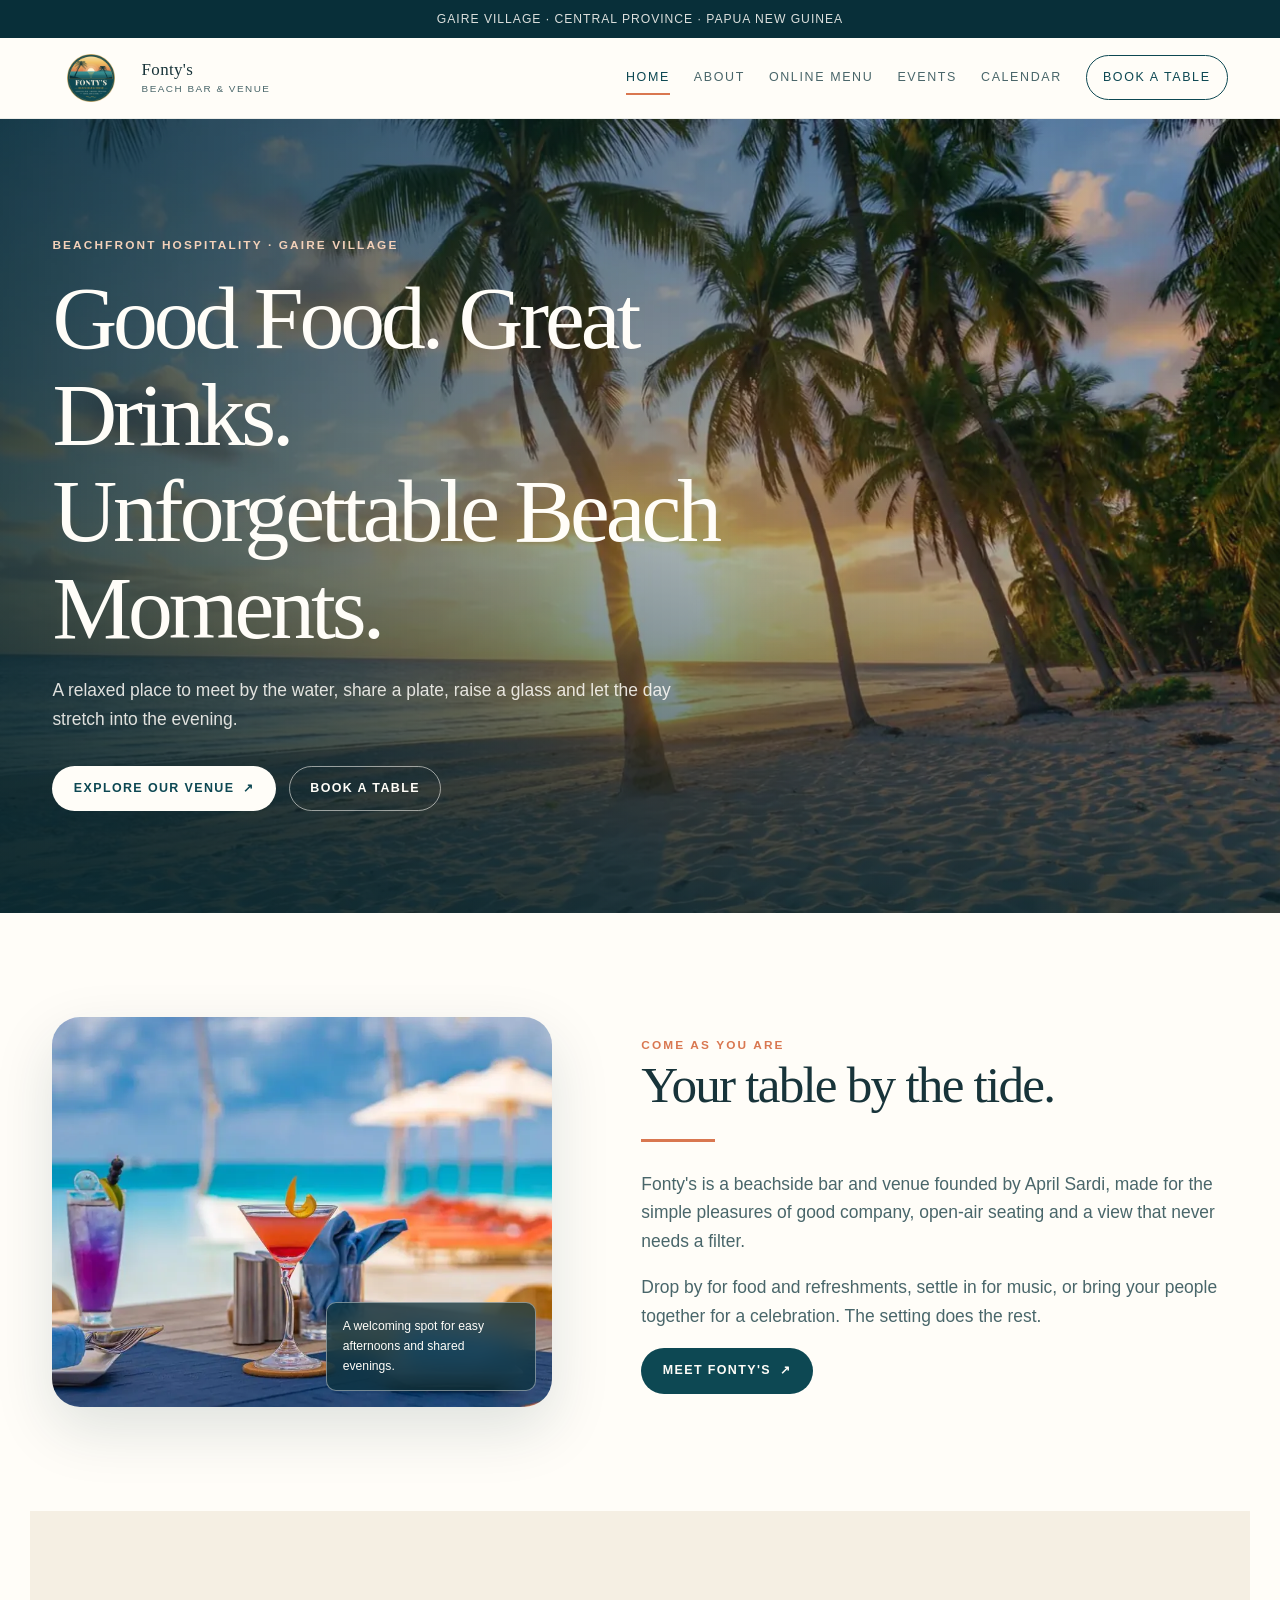
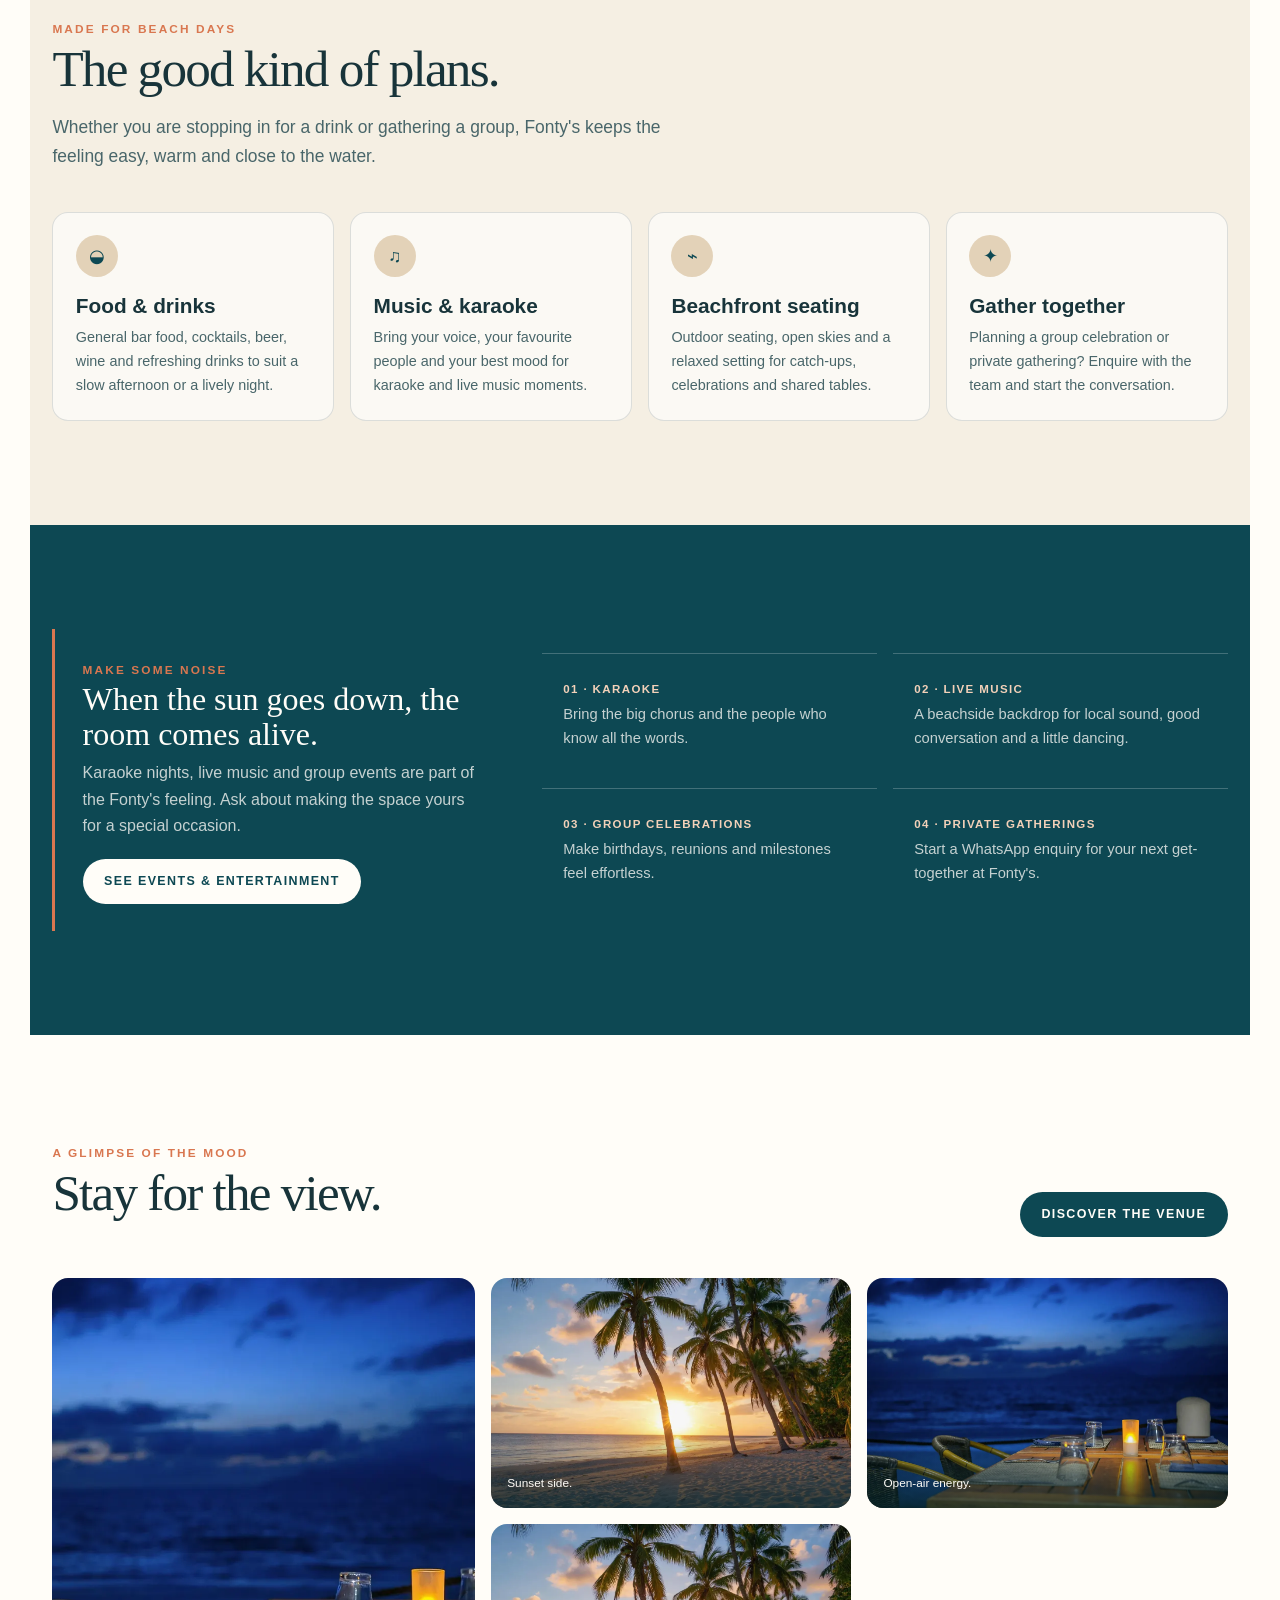
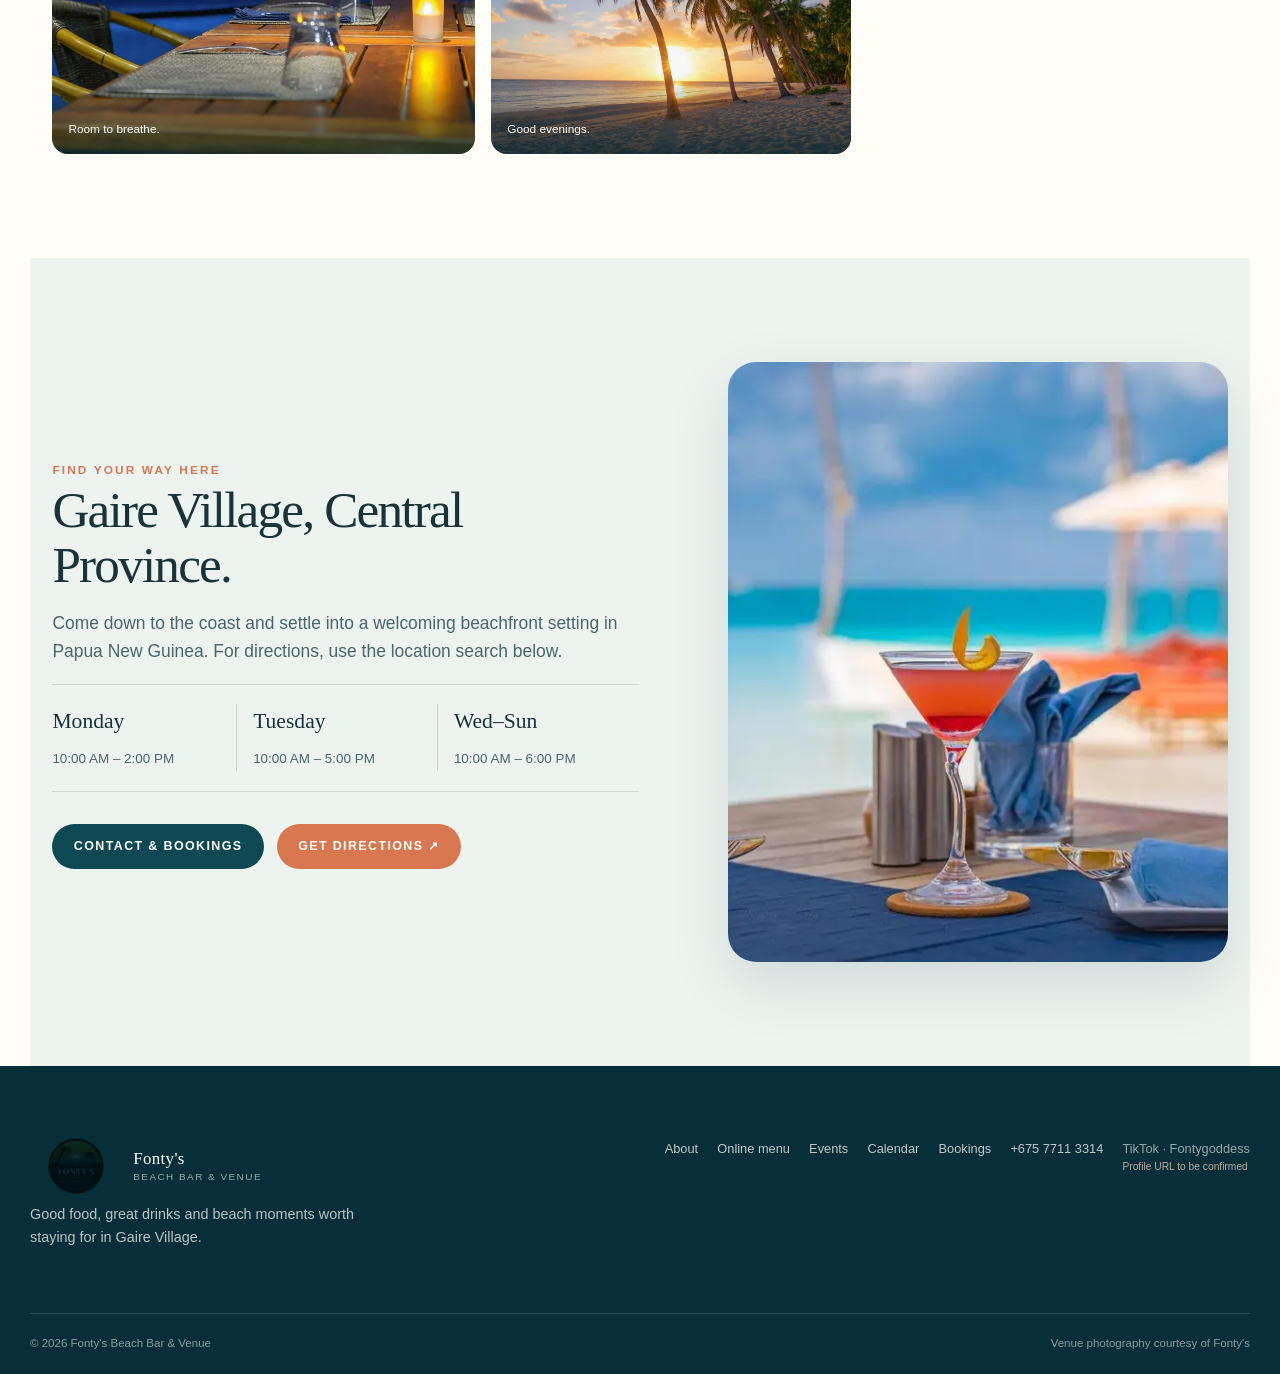
<file: index.html>
<!doctype html>
<html lang="en">
<head>
  <meta charset="utf-8">
  <meta name="viewport" content="width=device-width, initial-scale=1">
  <link rel="icon" href="favicon.ico" sizes="any">
  <link rel="icon" type="image/png" sizes="32x32" href="assets/favicon-32x32.png">
  <link rel="apple-touch-icon" sizes="180x180" href="assets/apple-touch-icon.png">
  <title>Fonty's Beach Bar & Venue | Gaire Village</title>
  <meta name="description" content="Fonty's Beach Bar & Venue is a welcoming beachfront destination in Gaire Village, Central Province, Papua New Guinea, for good food, drinks, music and beach moments.">
  <link rel="stylesheet" href="style.css">
</head>
<body data-page="home">
  <div class="site-banner">Gaire Village · Central Province · Papua New Guinea</div>
  <header class="site-header">
    <nav class="nav-wrap" aria-label="Primary navigation">
      <a class="brand" href="index.html" aria-label="Fonty's Beach Bar & Venue home">
        <img class="brand-logo" src="assets/fontys-logo.webp" alt="Fonty's Beach Bar & Venue logo">
        <span class="brand-copy"><span class="brand-name">Fonty's</span><span class="brand-kicker">Beach Bar & Venue</span></span>
      </a>
      <button class="nav-toggle" type="button" aria-expanded="false" aria-label="Open navigation">☰</button>
      <div class="nav-links"><a href="index.html" data-nav="home">Home</a><a href="about.html" data-nav="about">About</a><a href="online-menu.html" data-nav="online-menu">Online menu</a><a href="events.html" data-nav="events">Events</a><a href="calendar.html" data-nav="calendar">Calendar</a><a class="nav-cta" href="contact.html" data-nav="contact">Book a table</a></div>
    </nav>
  </header>

  <main>
    <section class="hero">
      <img class="hero-image" src="assets/venue/beach-view-3.webp" alt="Tropical beach with palm trees at golden sunset" fetchpriority="high">
      <div class="hero-content">
        <div class="hero-copy">
          <span class="eyebrow">Beachfront hospitality · Gaire Village</span>
          <h1>Good Food. Great Drinks. Unforgettable Beach Moments.</h1>
          <p class="lede">A relaxed place to meet by the water, share a plate, raise a glass and let the day stretch into the evening.</p>
          <div class="hero-actions">
            <a class="button button--light" href="about.html">Explore our venue <span aria-hidden="true">↗</span></a>
            <a class="button button--outline" href="contact.html#reserve">Book a table</a>
          </div>
        </div>
      </div>
    </section>

    <section class="section-shell">
      <div class="split">
        <div class="image-frame">
          <img src="assets/venue/bar-view-3.webp" alt="Open-air beach restaurant with palm trees and ocean view" loading="lazy" decoding="async">
          <div class="image-note">A welcoming spot for easy afternoons and shared evenings.</div>
        </div>
        <div>
          <span class="eyebrow">Come as you are</span>
          <h2>Your table by the tide.</h2>
          <div class="mark-line"></div>
          <p class="lede">Fonty's is a beachside bar and venue founded by April Sardi, made for the simple pleasures of good company, open-air seating and a view that never needs a filter.</p>
          <p class="lede">Drop by for food and refreshments, settle in for music, or bring your people together for a celebration. The setting does the rest.</p>
          <a class="button button--ocean" href="about.html">Meet Fonty's <span aria-hidden="true">↗</span></a>
        </div>
      </div>
    </section>

    <section class="section-shell section-shell--sand">
      <div class="section-heading">
        <div>
          <span class="eyebrow">Made for beach days</span>
          <h2>The good kind of plans.</h2>
          <p class="lede">Whether you are stopping in for a drink or gathering a group, Fonty's keeps the feeling easy, warm and close to the water.</p>
        </div>
      </div>
      <div class="feature-grid">
        <article class="feature-card"><div class="feature-icon" aria-hidden="true">◒</div><h3>Food & drinks</h3><p>General bar food, cocktails, beer, wine and refreshing drinks to suit a slow afternoon or a lively night.</p></article>
        <article class="feature-card"><div class="feature-icon" aria-hidden="true">♫</div><h3>Music & karaoke</h3><p>Bring your voice, your favourite people and your best mood for karaoke and live music moments.</p></article>
        <article class="feature-card"><div class="feature-icon" aria-hidden="true">⌁</div><h3>Beachfront seating</h3><p>Outdoor seating, open skies and a relaxed setting for catch-ups, celebrations and shared tables.</p></article>
        <article class="feature-card"><div class="feature-icon" aria-hidden="true">✦</div><h3>Gather together</h3><p>Planning a group celebration or private gathering? Enquire with the team and start the conversation.</p></article>
      </div>
    </section>

    <section class="section-shell section-shell--ocean">
      <div class="event-band">
        <div class="event-band__aside">
          <span class="eyebrow">Make some noise</span>
          <h3>When the sun goes down, the room comes alive.</h3>
          <p>Karaoke nights, live music and group events are part of the Fonty's feeling. Ask about making the space yours for a special occasion.</p>
          <a class="button button--light" href="events.html">See events & entertainment</a>
        </div>
        <div class="event-list">
          <article class="event-item"><span>01 · Karaoke</span><p>Bring the big chorus and the people who know all the words.</p></article>
          <article class="event-item"><span>02 · Live music</span><p>A beachside backdrop for local sound, good conversation and a little dancing.</p></article>
          <article class="event-item"><span>03 · Group celebrations</span><p>Make birthdays, reunions and milestones feel effortless.</p></article>
          <article class="event-item"><span>04 · Private gatherings</span><p>Start a WhatsApp enquiry for your next get-together at Fonty's.</p></article>
        </div>
      </div>
    </section>

    <section class="section-shell">
      <div class="section-heading">
        <div><span class="eyebrow">A glimpse of the mood</span><h2>Stay for the view.</h2></div>
        <a class="button button--ocean" href="about.html">Discover the venue</a>
      </div>
      <div class="gallery-grid">
        <figure><img src="assets/venue/beach-view-5.webp" alt="Outdoor dining table overlooking the ocean" loading="lazy" decoding="async"><figcaption>Room to breathe.</figcaption></figure>
        <figure><img src="assets/venue/beach-view-1.webp" alt="Tropical beach with palm trees at golden sunset" loading="lazy" decoding="async"><figcaption>Sunset side.</figcaption></figure>
        <figure><img src="assets/venue/bar-view-2.webp" alt="Outdoor dining table overlooking the ocean" loading="lazy" decoding="async"><figcaption>Open-air energy.</figcaption></figure>
        <figure><img src="assets/venue/beach-view-3.webp" alt="Tropical beach with palm trees at golden sunset" loading="lazy" decoding="async"><figcaption>Good evenings.</figcaption></figure>
      </div>
    </section>

    <section class="section-shell section-shell--foam">
      <div class="split split--reverse">
        <div>
          <span class="eyebrow">Find your way here</span>
          <h2>Gaire Village, Central Province.</h2>
          <p class="lede">Come down to the coast and settle into a welcoming beachfront setting in Papua New Guinea. For directions, use the location search below.</p>
          <div class="info-strip">
            <div><strong>Monday</strong><span>10:00 AM – 2:00 PM</span></div>
            <div><strong>Tuesday</strong><span>10:00 AM – 5:00 PM</span></div>
            <div><strong>Wed–Sun</strong><span>10:00 AM – 6:00 PM</span></div>
          </div>
          <div class="hero-actions"><a class="button button--ocean" href="contact.html">Contact & bookings</a><a class="button" href="https://maps.app.goo.gl/uETw14KnvuuLNh7V6" target="_blank" rel="noopener">Get directions ↗</a></div>
        </div>
        <div class="image-frame image-frame--tall"><img src="assets/venue/ouside-view.webp" alt="Open-air tropical beach venue with palms and ocean view" loading="lazy" decoding="async"></div>
      </div>
    </section>
  </main>

  <footer class="footer">
    <div class="footer-inner">
      <div class="footer-top">
        <div><a class="brand" href="index.html"><img class="brand-logo" src="assets/fontys-logo.webp" alt="Fonty's Beach Bar & Venue logo"><span class="brand-copy"><span class="brand-name">Fonty's</span><span class="brand-kicker">Beach Bar & Venue</span></span></a><p class="footer-copy">Good food, great drinks and beach moments worth staying for in Gaire Village.</p></div>
        <div class="footer-links"><a href="about.html">About</a><a href="online-menu.html">Online menu</a><a href="events.html">Events</a><a href="calendar.html">Calendar</a><a href="contact.html">Bookings</a><a href="tel:+67577113314">+675 7711 3314</a><span class="social-link--muted">TikTok · Fontygoddess<small>Profile URL to be confirmed</small></span></div>
      </div>
      <div class="footer-bottom"><span>© <span data-year></span> Fonty's Beach Bar & Venue</span><span>Venue photography courtesy of Fonty's</span></div>
    </div>
  </footer>
  <script src="script.js" defer></script>
</body>
</html>
</file>
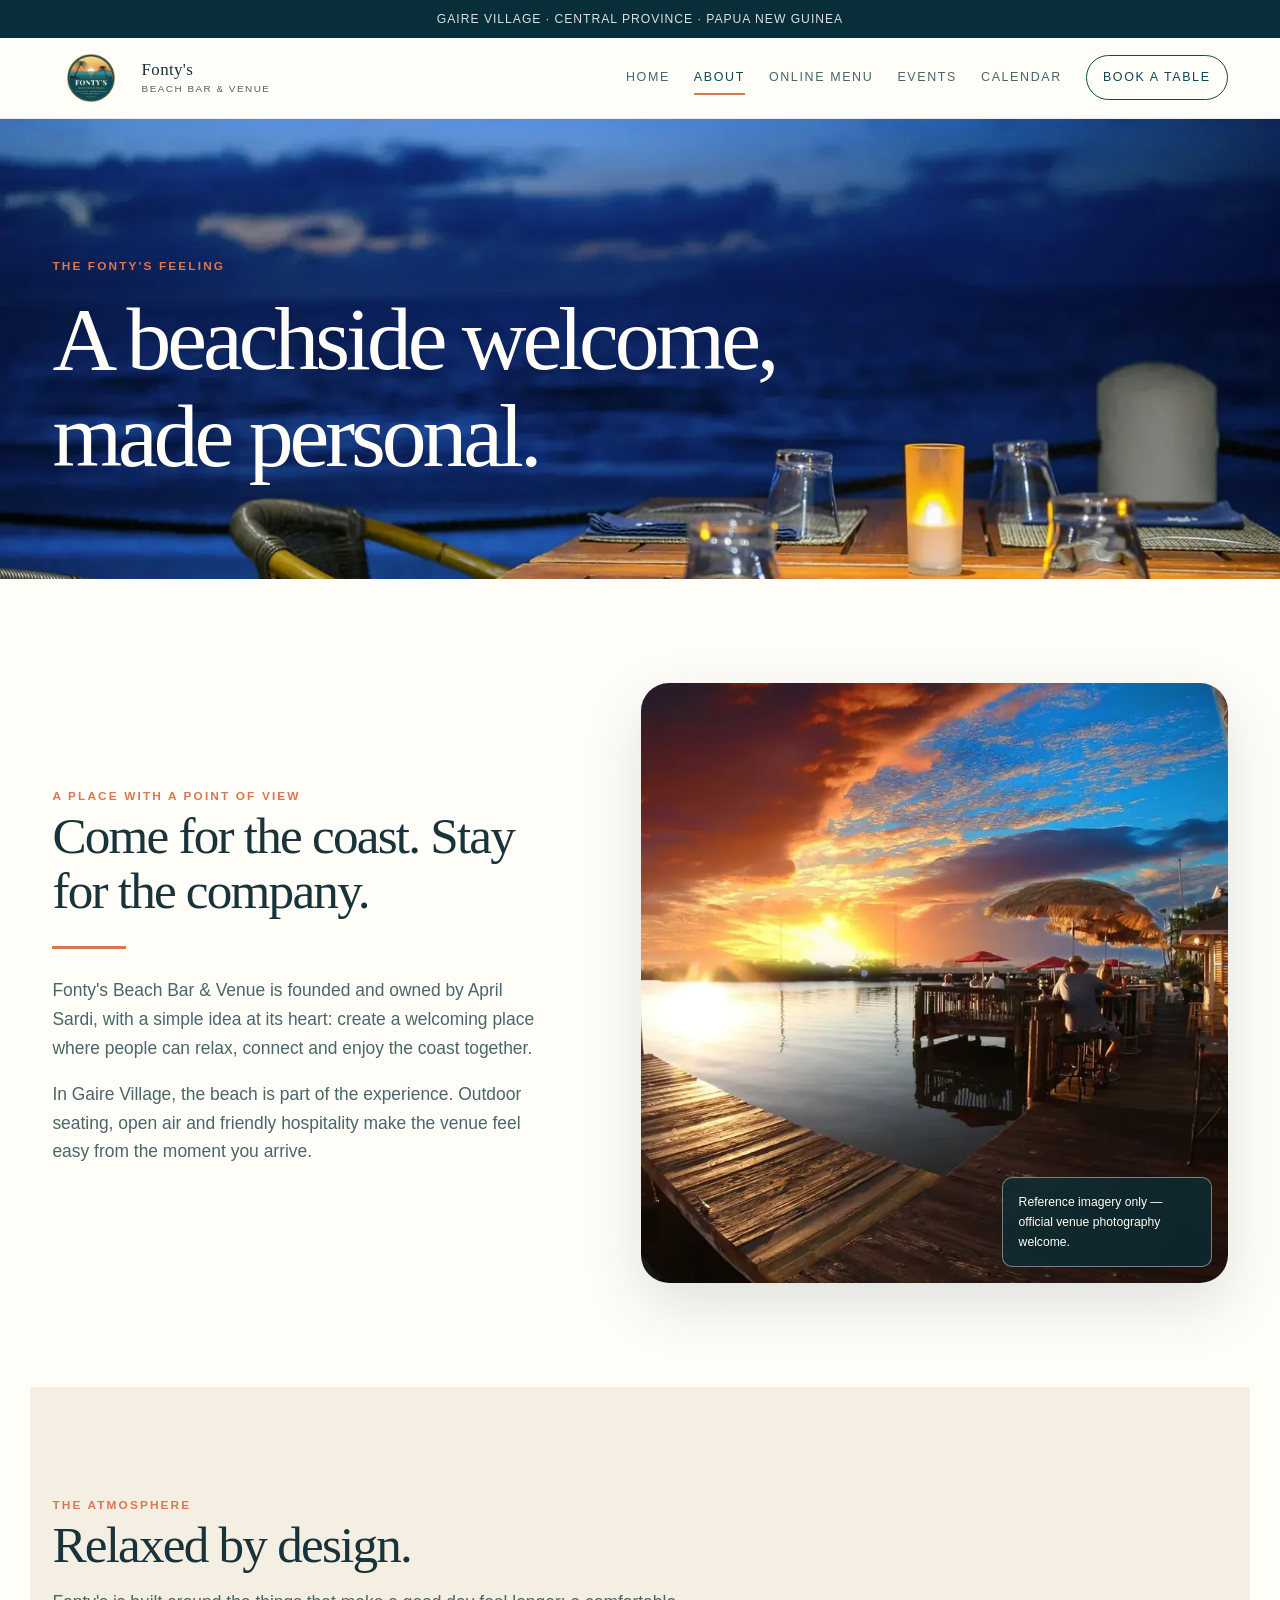
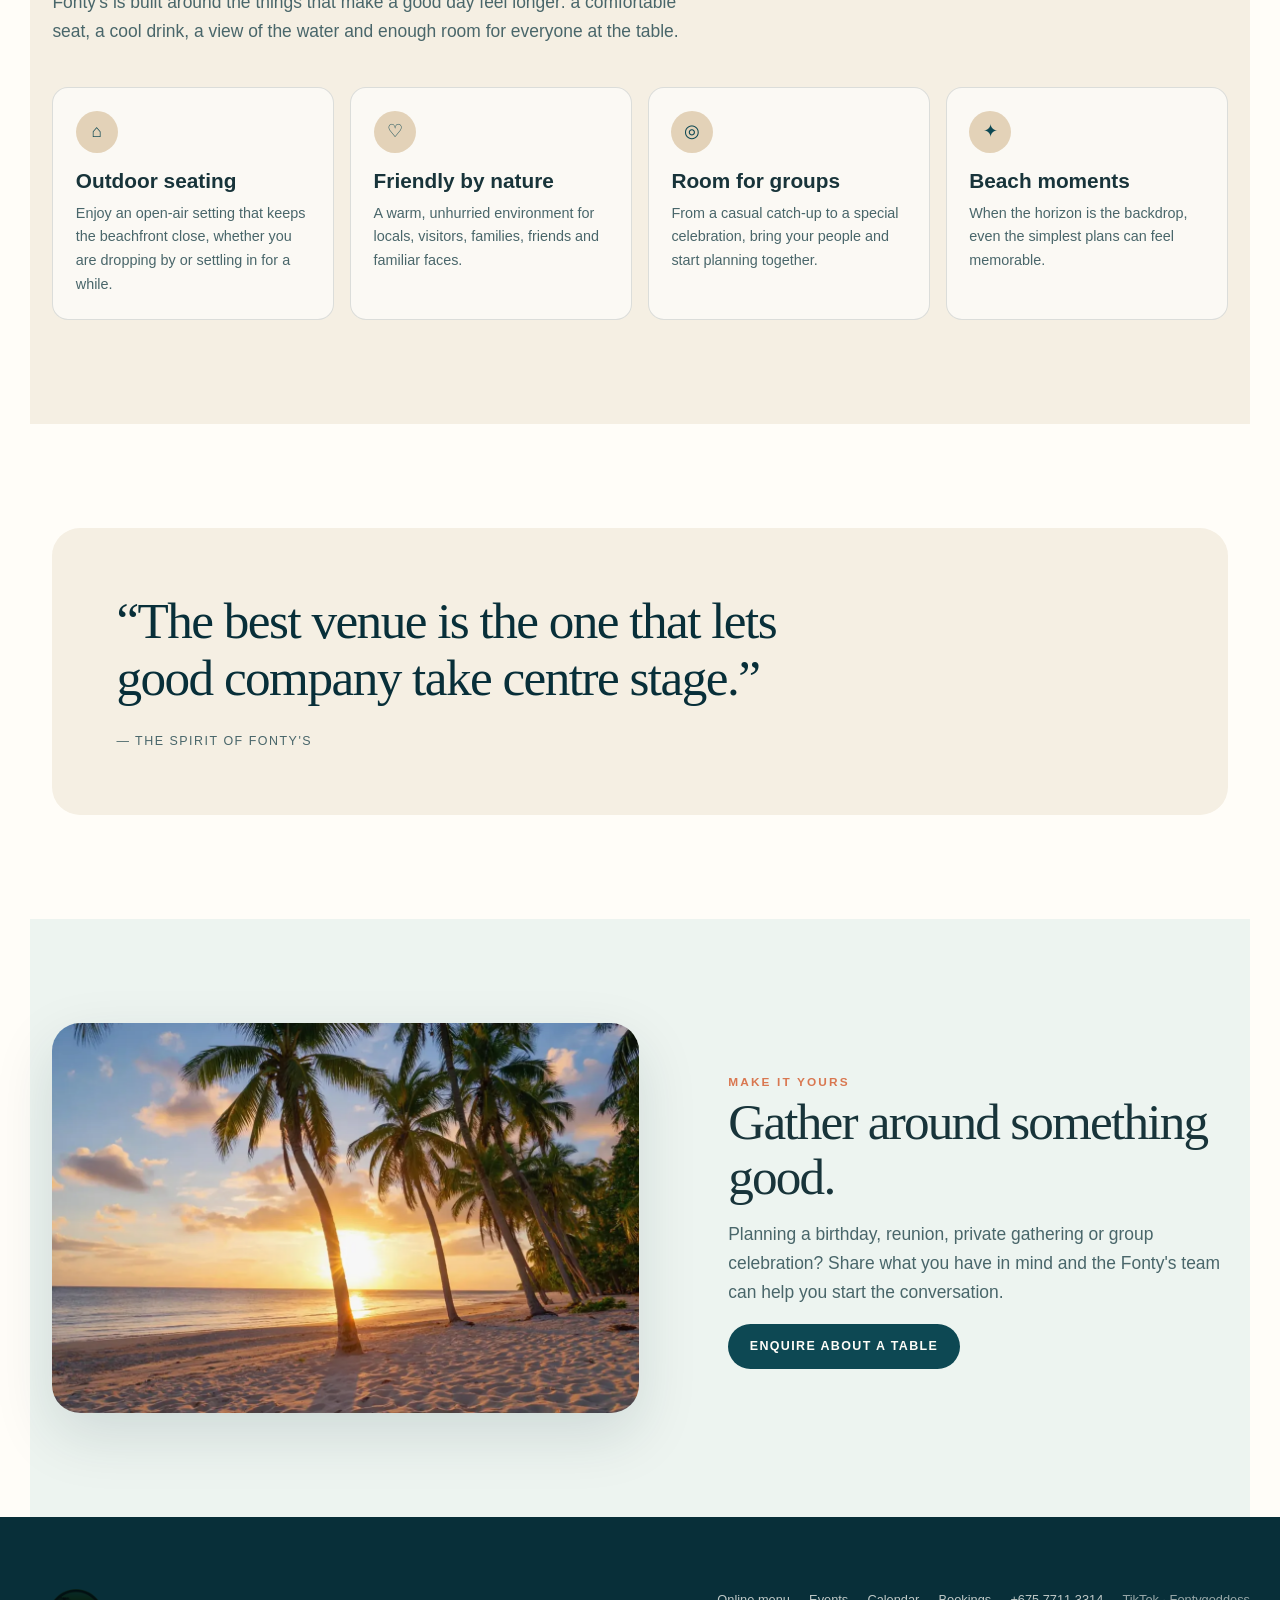
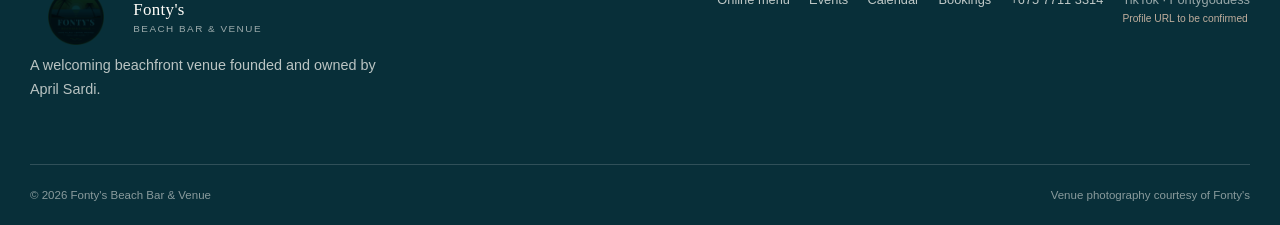
<file: about.html>
<!doctype html>
<html lang="en">
<head>
  <meta charset="utf-8">
  <meta name="viewport" content="width=device-width, initial-scale=1">
  <link rel="icon" href="favicon.ico" sizes="any">
  <link rel="icon" type="image/png" sizes="32x32" href="assets/favicon-32x32.png">
  <link rel="apple-touch-icon" sizes="180x180" href="assets/apple-touch-icon.png">
  <title>About Fonty's | Beach Bar & Venue in Gaire Village</title>
  <meta name="description" content="Meet Fonty's Beach Bar & Venue and founder April Sardi. Discover a relaxed beachfront hospitality experience in Gaire Village, Central Province, Papua New Guinea.">
  <link rel="stylesheet" href="style.css">
</head>
<body data-page="about">
  <div class="site-banner">Gaire Village · Central Province · Papua New Guinea</div>
  <header class="site-header"><nav class="nav-wrap" aria-label="Primary navigation"><a class="brand" href="index.html" aria-label="Fonty's Beach Bar & Venue home"><img class="brand-logo" src="assets/fontys-logo.webp" alt="Fonty's Beach Bar & Venue logo"><span class="brand-copy"><span class="brand-name">Fonty's</span><span class="brand-kicker">Beach Bar & Venue</span></span></a><button class="nav-toggle" type="button" aria-expanded="false" aria-label="Open navigation">☰</button><div class="nav-links"><a href="index.html" data-nav="home">Home</a><a href="about.html" data-nav="about">About</a><a href="online-menu.html" data-nav="online-menu">Online menu</a><a href="events.html" data-nav="events">Events</a><a href="calendar.html" data-nav="calendar">Calendar</a><a class="nav-cta" href="contact.html" data-nav="contact">Book a table</a></div></nav></header>
  <main>
    <section class="page-hero"><img src="assets/venue/beach-view-5.webp" alt="Outdoor dining table overlooking the ocean" fetchpriority="high"><div class="page-hero-content"><span class="eyebrow">The Fonty's feeling</span><h1>A beachside welcome, made personal.</h1></div></section>
    <section class="section-shell"><div class="split"><div><span class="eyebrow">A place with a point of view</span><h2>Come for the coast. Stay for the company.</h2><div class="mark-line"></div><p class="lede">Fonty's Beach Bar & Venue is founded and owned by April Sardi, with a simple idea at its heart: create a welcoming place where people can relax, connect and enjoy the coast together.</p><p class="lede">In Gaire Village, the beach is part of the experience. Outdoor seating, open air and friendly hospitality make the venue feel easy from the moment you arrive.</p></div><div class="image-frame image-frame--tall"><img src="assets/venue/bar-view.webp" alt="Waterfront beach bar with ocean-facing tables at sunset" loading="lazy" decoding="async"><div class="image-note">Reference imagery only — official venue photography welcome.</div></div></div></section>
    <section class="section-shell section-shell--sand"><div class="section-heading"><div><span class="eyebrow">The atmosphere</span><h2>Relaxed by design.</h2><p class="lede">Fonty's is built around the things that make a good day feel longer: a comfortable seat, a cool drink, a view of the water and enough room for everyone at the table.</p></div></div><div class="feature-grid"><article class="feature-card"><div class="feature-icon" aria-hidden="true">⌂</div><h3>Outdoor seating</h3><p>Enjoy an open-air setting that keeps the beachfront close, whether you are dropping by or settling in for a while.</p></article><article class="feature-card"><div class="feature-icon" aria-hidden="true">♡</div><h3>Friendly by nature</h3><p>A warm, unhurried environment for locals, visitors, families, friends and familiar faces.</p></article><article class="feature-card"><div class="feature-icon" aria-hidden="true">◎</div><h3>Room for groups</h3><p>From a casual catch-up to a special celebration, bring your people and start planning together.</p></article><article class="feature-card"><div class="feature-icon" aria-hidden="true">✦</div><h3>Beach moments</h3><p>When the horizon is the backdrop, even the simplest plans can feel memorable.</p></article></div></section>
    <section class="section-shell"><div class="quote-block"><blockquote>“The best venue is the one that lets good company take centre stage.”</blockquote><cite>— The spirit of Fonty's</cite></div></section>
    <section class="section-shell section-shell--foam"><div class="split split--reverse"><div class="image-frame"><img src="assets/venue/beach-view-1.webp" alt="Tropical beach with palm trees at golden sunset" loading="lazy" decoding="async"></div><div><span class="eyebrow">Make it yours</span><h2>Gather around something good.</h2><p class="lede">Planning a birthday, reunion, private gathering or group celebration? Share what you have in mind and the Fonty's team can help you start the conversation.</p><a class="button button--ocean" href="contact.html#reserve">Enquire about a table</a></div></div></section>
  </main>
  <footer class="footer"><div class="footer-inner"><div class="footer-top"><div><a class="brand" href="index.html"><img class="brand-logo" src="assets/fontys-logo.webp" alt="Fonty's Beach Bar & Venue logo"><span class="brand-copy"><span class="brand-name">Fonty's</span><span class="brand-kicker">Beach Bar & Venue</span></span></a><p class="footer-copy">A welcoming beachfront venue founded and owned by April Sardi.</p></div><div class="footer-links"><a href="online-menu.html">Online menu</a><a href="events.html">Events</a><a href="calendar.html">Calendar</a><a href="contact.html">Bookings</a><a href="tel:+67577113314">+675 7711 3314</a><span class="social-link--muted">TikTok · Fontygoddess<small>Profile URL to be confirmed</small></span></div></div><div class="footer-bottom"><span>© <span data-year></span> Fonty's Beach Bar & Venue</span><span>Venue photography courtesy of Fonty's</span></div></div></footer>
  <script src="script.js" defer></script>
</body>
</html>
</file>
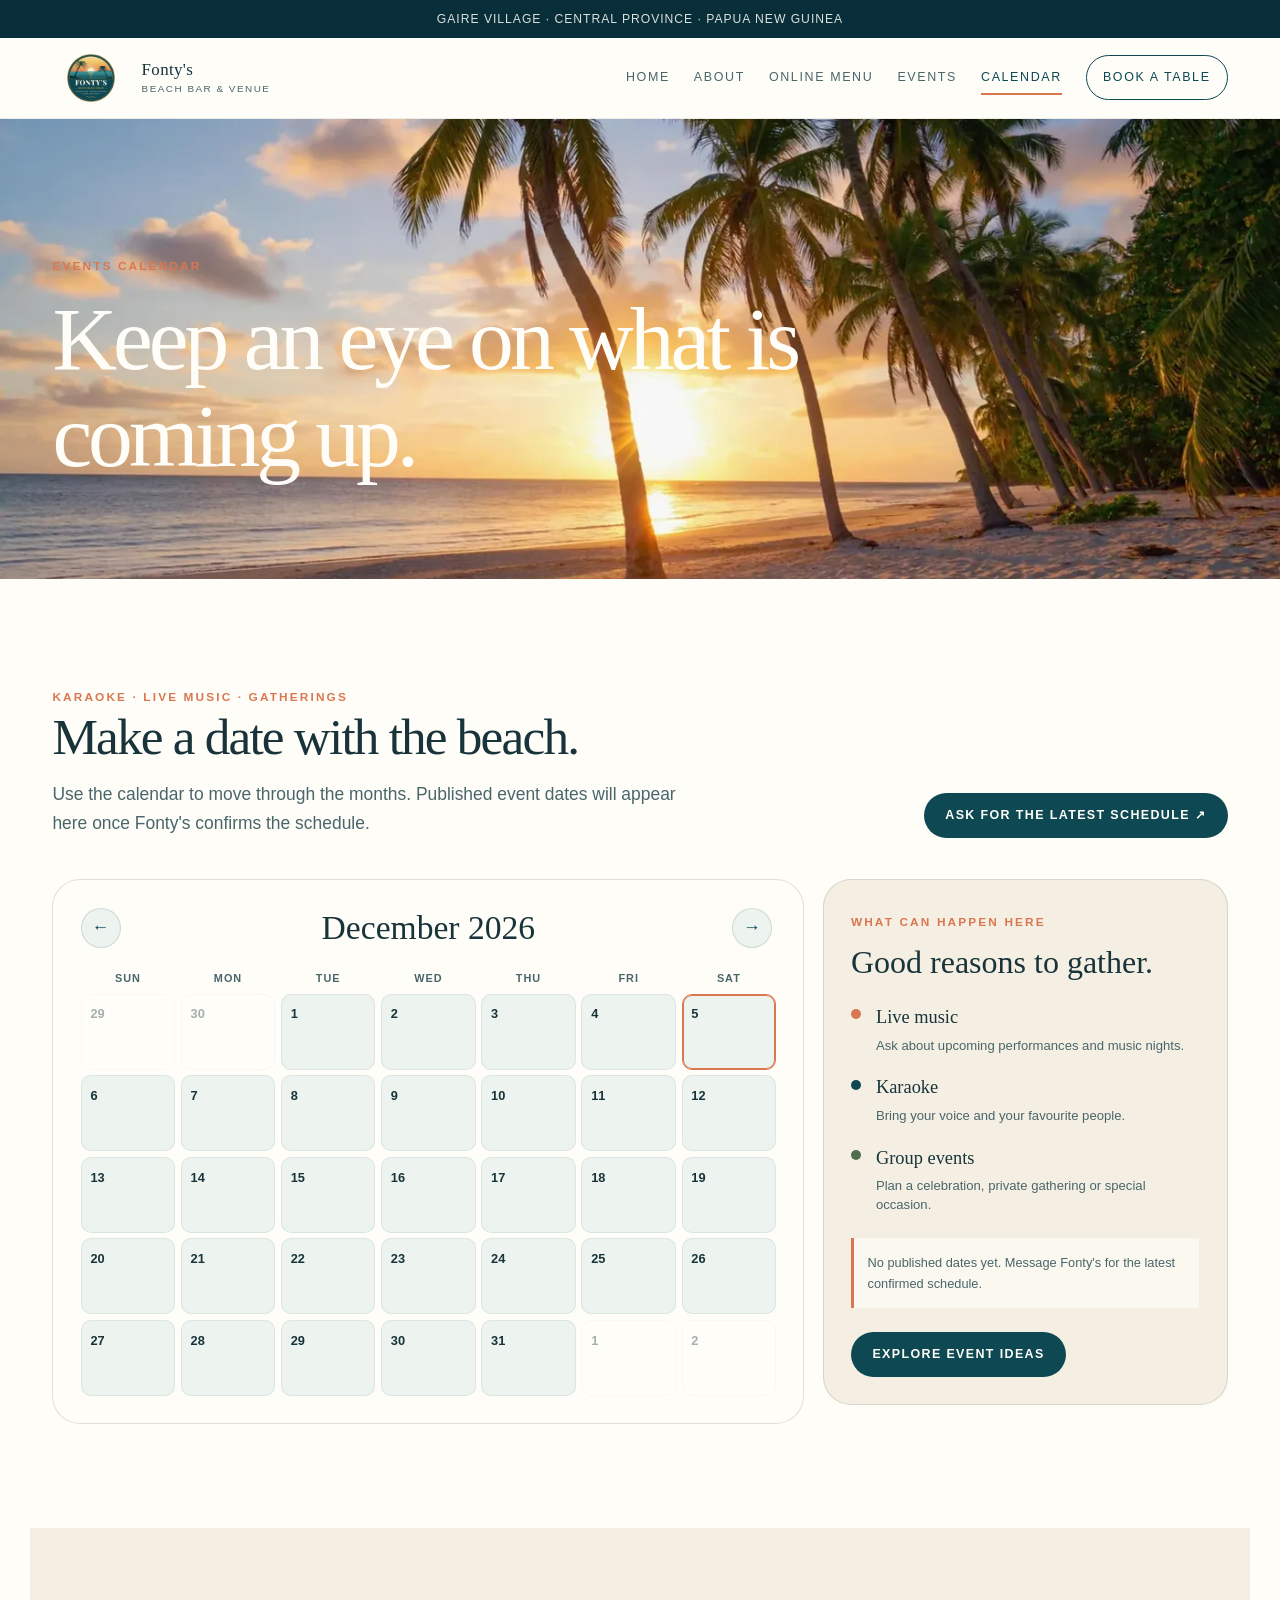
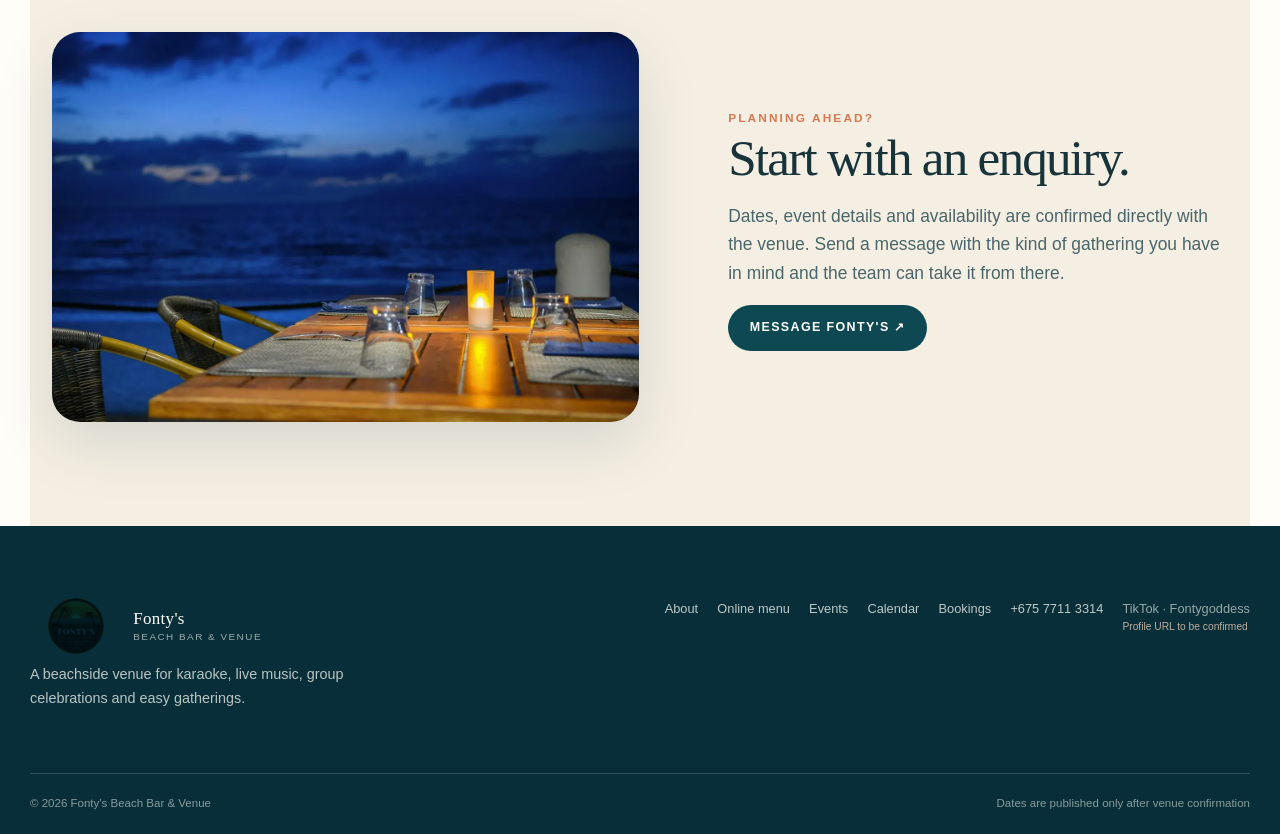
<file: calendar.html>
<!doctype html>
<html lang="en">
<head>
  <meta charset="utf-8">
  <meta name="viewport" content="width=device-width, initial-scale=1">
  <link rel="icon" href="favicon.ico" sizes="any">
  <link rel="icon" type="image/png" sizes="32x32" href="assets/favicon-32x32.png">
  <link rel="apple-touch-icon" sizes="180x180" href="assets/apple-touch-icon.png">
  <title>Events Calendar | Fonty's Beach Bar & Venue</title>
  <meta name="description" content="View the Fonty's Beach Bar & Venue events calendar for karaoke, live music, group celebrations and special events. Published dates are confirmed directly with the venue.">
  <link rel="stylesheet" href="style.css">
</head>
<body data-page="calendar">
  <div class="site-banner">Gaire Village · Central Province · Papua New Guinea</div>
  <header class="site-header"><nav class="nav-wrap" aria-label="Primary navigation"><a class="brand" href="index.html" aria-label="Fonty's Beach Bar & Venue home"><img class="brand-logo" src="assets/fontys-logo.webp" alt="Fonty's Beach Bar & Venue logo"><span class="brand-copy"><span class="brand-name">Fonty's</span><span class="brand-kicker">Beach Bar & Venue</span></span></a><button class="nav-toggle" type="button" aria-expanded="false" aria-label="Open navigation">☰</button><div class="nav-links"><a href="index.html" data-nav="home">Home</a><a href="about.html" data-nav="about">About</a><a href="online-menu.html" data-nav="online-menu">Online menu</a><a href="events.html" data-nav="events">Events</a><a href="calendar.html" data-nav="calendar">Calendar</a><a class="nav-cta" href="contact.html" data-nav="contact">Book a table</a></div></nav></header>
  <main>
    <section class="page-hero"><img src="assets/venue/beach-view-3.webp" alt="Tropical beach with palm trees at golden sunset" fetchpriority="high"><div class="page-hero-content"><span class="eyebrow">Events calendar</span><h1>Keep an eye on what is coming up.</h1></div></section>
    <section class="section-shell"><div class="section-heading"><div><span class="eyebrow">Karaoke · live music · gatherings</span><h2>Make a date with the beach.</h2><p class="lede">Use the calendar to move through the months. Published event dates will appear here once Fonty's confirms the schedule.</p></div><a class="button button--ocean" href="https://wa.me/67577113314?text=Hello%20Fonty%27s%2C%20could%20you%20please%20share%20the%20upcoming%20events%20schedule%3F" target="_blank" rel="noopener">Ask for the latest schedule ↗</a></div><div class="calendar-layout"><div class="calendar-card" data-calendar><div class="calendar-toolbar"><button class="calendar-nav" type="button" data-calendar-prev aria-label="Previous month">←</button><h3 data-calendar-label>Loading calendar…</h3><button class="calendar-nav" type="button" data-calendar-next aria-label="Next month">→</button></div><div class="calendar-weekdays" aria-hidden="true"><span>Sun</span><span>Mon</span><span>Tue</span><span>Wed</span><span>Thu</span><span>Fri</span><span>Sat</span></div><div class="calendar-grid" data-calendar-grid role="grid" aria-label="Events calendar"></div></div><aside class="calendar-aside"><span class="eyebrow">What can happen here</span><h3>Good reasons to gather.</h3><ul class="calendar-list"><li><span class="calendar-dot calendar-dot--music"></span><div><strong>Live music</strong><p>Ask about upcoming performances and music nights.</p></div></li><li><span class="calendar-dot calendar-dot--karaoke"></span><div><strong>Karaoke</strong><p>Bring your voice and your favourite people.</p></div></li><li><span class="calendar-dot calendar-dot--group"></span><div><strong>Group events</strong><p>Plan a celebration, private gathering or special occasion.</p></div></li></ul><div class="calendar-empty" data-calendar-empty>No published dates yet. Message Fonty's for the latest confirmed schedule.</div><a class="button button--ocean" href="events.html">Explore event ideas</a></aside></div></section>
    <section class="section-shell section-shell--sand"><div class="split split--reverse"><div class="image-frame"><img src="assets/venue/beach-view-5.webp" alt="Outdoor dining table overlooking the ocean" loading="lazy" decoding="async"></div><div><span class="eyebrow">Planning ahead?</span><h2>Start with an enquiry.</h2><p class="lede">Dates, event details and availability are confirmed directly with the venue. Send a message with the kind of gathering you have in mind and the team can take it from there.</p><a class="button button--ocean" href="https://wa.me/67577113314?text=Hello%20Fonty%27s%2C%20I%27d%20like%20to%20enquire%20about%20an%20upcoming%20event." target="_blank" rel="noopener">Message Fonty's ↗</a></div></div></section>
  </main>
  <footer class="footer"><div class="footer-inner"><div class="footer-top"><div><a class="brand" href="index.html"><img class="brand-logo" src="assets/fontys-logo.webp" alt="Fonty's Beach Bar & Venue logo"><span class="brand-copy"><span class="brand-name">Fonty's</span><span class="brand-kicker">Beach Bar & Venue</span></span></a><p class="footer-copy">A beachside venue for karaoke, live music, group celebrations and easy gatherings.</p></div><div class="footer-links"><a href="about.html">About</a><a href="online-menu.html">Online menu</a><a href="events.html">Events</a><a href="calendar.html">Calendar</a><a href="contact.html">Bookings</a><a href="tel:+67577113314">+675 7711 3314</a><span class="social-link--muted">TikTok · Fontygoddess<small>Profile URL to be confirmed</small></span></div></div><div class="footer-bottom"><span>© <span data-year></span> Fonty's Beach Bar & Venue</span><span>Dates are published only after venue confirmation</span></div></div></footer>
  <script src="script.js" defer></script>
</body>
</html>
</file>
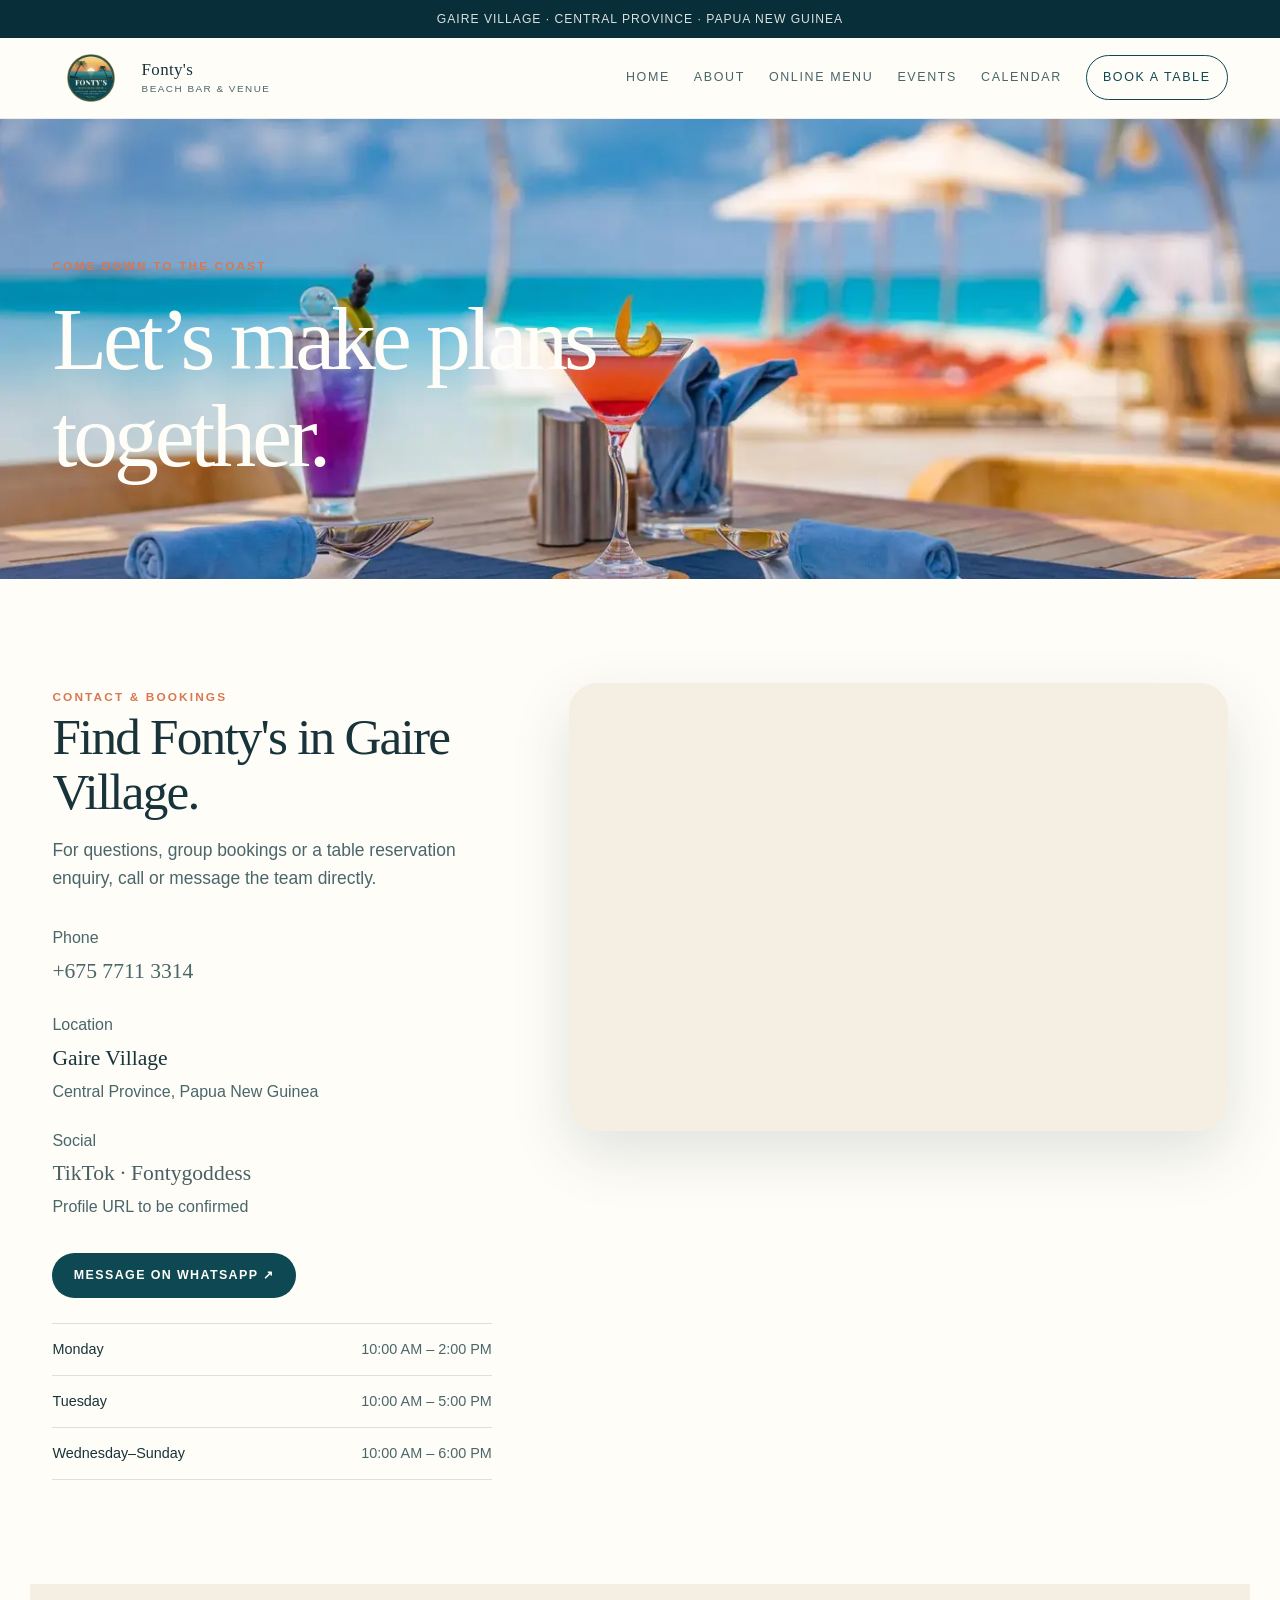
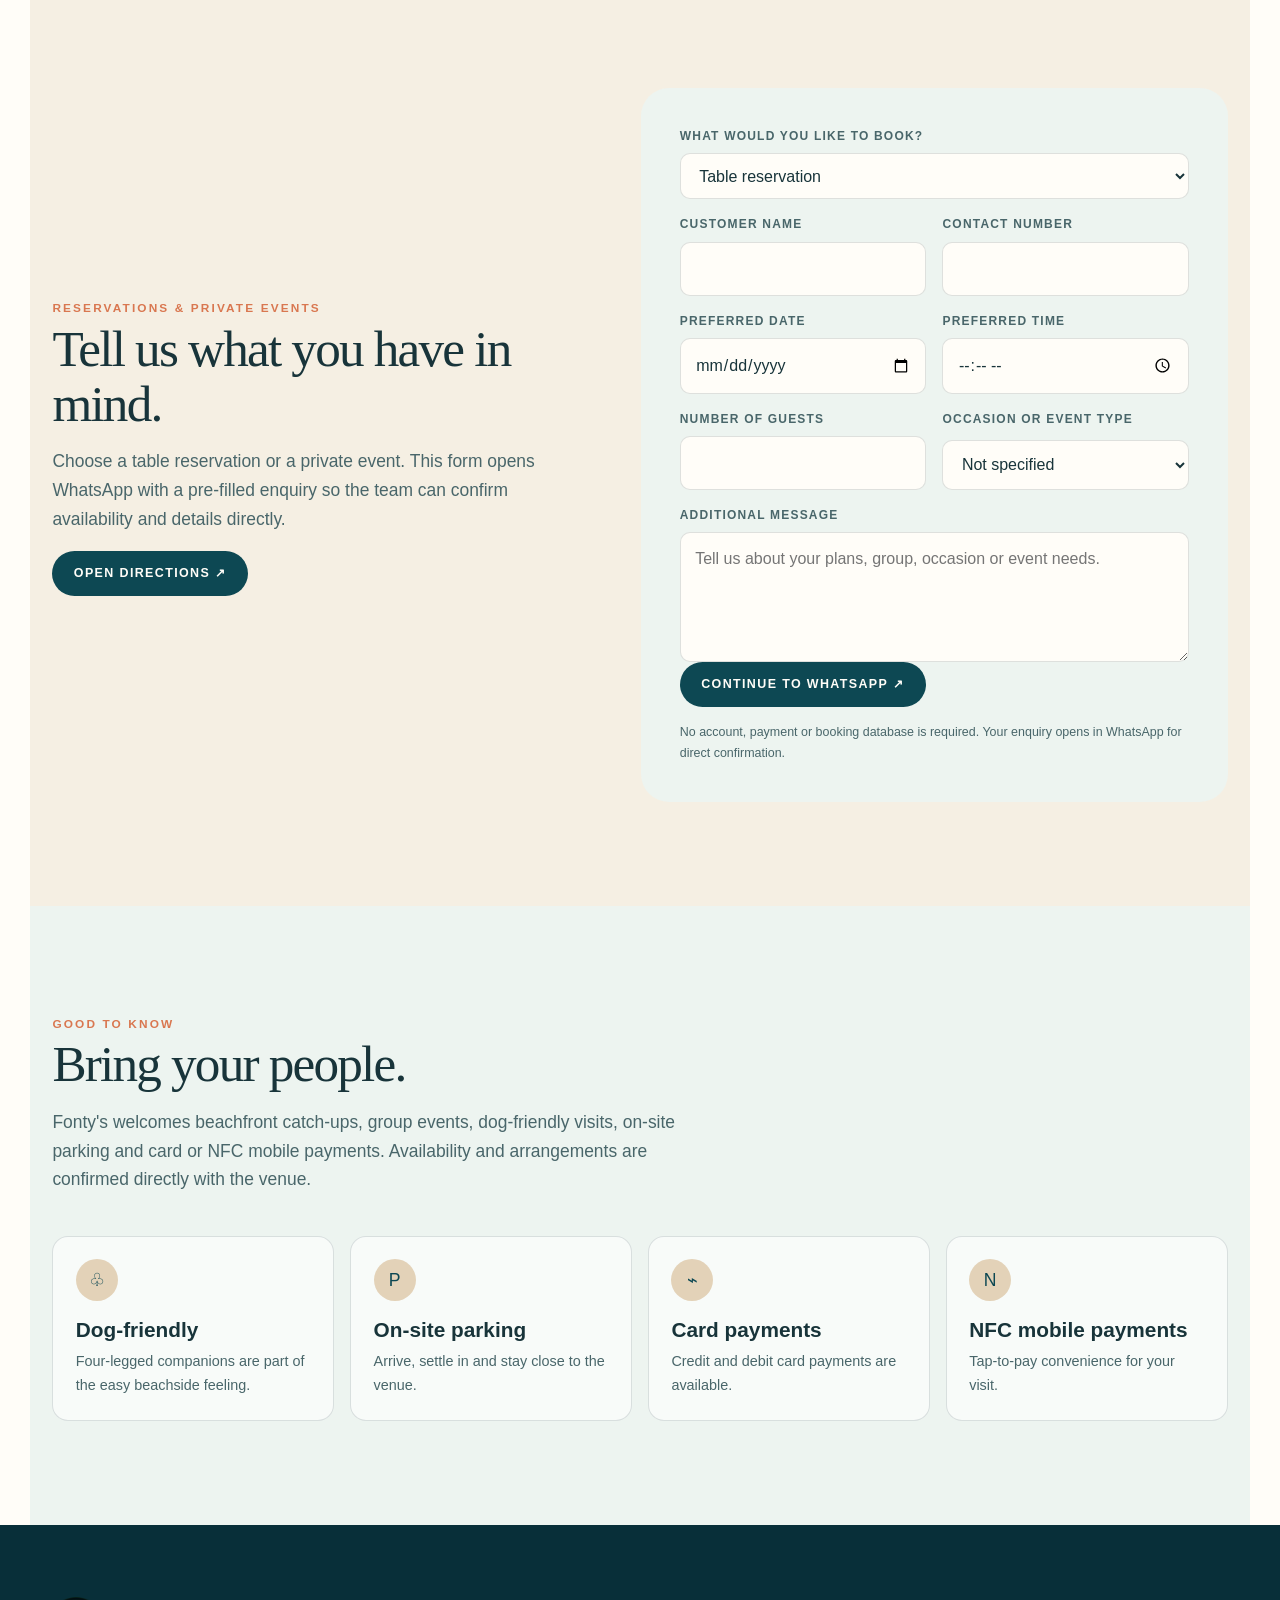
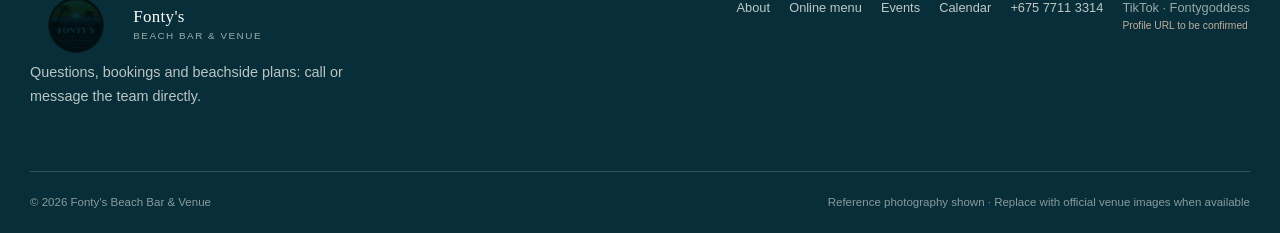
<file: contact.html>
<!doctype html>
<html lang="en">
<head>
  <meta charset="utf-8">
  <meta name="viewport" content="width=device-width, initial-scale=1">
  <link rel="icon" href="favicon.ico" sizes="any">
  <link rel="icon" type="image/png" sizes="32x32" href="assets/favicon-32x32.png">
  <link rel="apple-touch-icon" sizes="180x180" href="assets/apple-touch-icon.png">
  <title>Contact & Bookings | Fonty's Beach Bar & Venue</title>
  <meta name="description" content="Contact Fonty's Beach Bar & Venue in Gaire Village. Find opening hours, phone details, directions and a simple WhatsApp table reservation enquiry form.">
  <link rel="stylesheet" href="style.css">
</head>
<body data-page="contact">
  <div class="site-banner">Gaire Village · Central Province · Papua New Guinea</div>
  <header class="site-header"><nav class="nav-wrap" aria-label="Primary navigation"><a class="brand" href="index.html" aria-label="Fonty's Beach Bar & Venue home"><img class="brand-logo" src="assets/fontys-logo.webp" alt="Fonty's Beach Bar & Venue logo"><span class="brand-copy"><span class="brand-name">Fonty's</span><span class="brand-kicker">Beach Bar & Venue</span></span></a><button class="nav-toggle" type="button" aria-expanded="false" aria-label="Open navigation">☰</button><div class="nav-links"><a href="index.html" data-nav="home">Home</a><a href="about.html" data-nav="about">About</a><a href="online-menu.html" data-nav="online-menu">Online menu</a><a href="events.html" data-nav="events">Events</a><a href="calendar.html" data-nav="calendar">Calendar</a><a class="nav-cta" href="contact.html" data-nav="contact">Book a table</a></div></nav></header>
  <main>
    <section class="page-hero"><img src="assets/venue/ouside-view.webp" alt="Open-air tropical beach venue with palms and ocean view" fetchpriority="high"><div class="page-hero-content"><span class="eyebrow">Come down to the coast</span><h1>Let’s make plans together.</h1></div></section>
    <section class="section-shell"><div class="contact-layout"><div><span class="eyebrow">Contact & bookings</span><h2>Find Fonty's in Gaire Village.</h2><p class="lede">For questions, group bookings or a table reservation enquiry, call or message the team directly.</p><div class="contact-detail"><div><span>Phone</span><strong><a href="tel:+67577113314">+675 7711 3314</a></strong></div><div><span>Location</span><strong>Gaire Village</strong><span>Central Province, Papua New Guinea</span></div><div><span>Social</span><strong class="social-link--muted">TikTok · Fontygoddess</strong><span>Profile URL to be confirmed</span></div></div><a class="button button--ocean" href="https://wa.me/67577113314?text=Hello%20Fonty%27s%2C%20I%27d%20like%20to%20make%20an%20enquiry." target="_blank" rel="noopener">Message on WhatsApp ↗</a><ul class="hours-list"><li><span>Monday</span><span>10:00 AM – 2:00 PM</span></li><li><span>Tuesday</span><span>10:00 AM – 5:00 PM</span></li><li><span>Wednesday–Sunday</span><span>10:00 AM – 6:00 PM</span></li></ul></div><div class="map-frame"><iframe title="Fonty's Beach Bar & Venue location" loading="lazy" decoding="async" src="https://www.google.com/maps?q=-9.645374,147.398919&output=embed"></iframe></div></div></section>
    <section id="reserve" class="section-shell section-shell--sand"><div class="split"><div><span class="eyebrow">Reservations & private events</span><h2>Tell us what you have in mind.</h2><p class="lede">Choose a table reservation or a private event. This form opens WhatsApp with a pre-filled enquiry so the team can confirm availability and details directly.</p><a class="button button--ocean" href="https://maps.app.goo.gl/uETw14KnvuuLNh7V6" target="_blank" rel="noopener">Open directions ↗</a></div><form class="reservation-form" data-reservation-form><div class="form-grid"><div class="field field--full"><label for="booking-type">What would you like to book?</label><select id="booking-type" name="bookingType" required><option value="Table reservation">Table reservation</option><option value="Private event">Private event</option></select></div><div class="field"><label for="name">Customer name</label><input id="name" name="name" type="text" autocomplete="name" required></div><div class="field"><label for="phone">Contact number</label><input id="phone" name="phone" type="tel" autocomplete="tel" required></div><div class="field"><label for="date">Preferred date</label><input id="date" name="date" type="date" required></div><div class="field"><label for="time">Preferred time</label><input id="time" name="time" type="time" required></div><div class="field"><label for="guests">Number of guests</label><input id="guests" name="guests" type="number" min="1" max="100" inputmode="numeric" required></div><div class="field"><label for="event-type">Occasion or event type</label><select id="event-type" name="eventType"><option value="Not specified">Not specified</option><option value="Birthday or celebration">Birthday or celebration</option><option value="Private gathering">Private gathering</option><option value="Karaoke or live music">Karaoke or live music</option><option value="Other event">Other event</option></select></div><div class="field field--full"><label for="message">Additional message</label><textarea id="message" name="message" placeholder="Tell us about your plans, group, occasion or event needs."></textarea></div></div><button class="button button--ocean" type="submit">Continue to WhatsApp ↗</button><p class="form-note">No account, payment or booking database is required. Your enquiry opens in WhatsApp for direct confirmation.</p><div class="form-status" data-form-status role="status" aria-live="polite"></div></form></div></section>
    <section class="section-shell section-shell--foam"><div class="section-heading"><div><span class="eyebrow">Good to know</span><h2>Bring your people.</h2><p class="lede">Fonty's welcomes beachfront catch-ups, group events, dog-friendly visits, on-site parking and card or NFC mobile payments. Availability and arrangements are confirmed directly with the venue.</p></div></div><div class="feature-grid"><article class="feature-card"><div class="feature-icon" aria-hidden="true">♧</div><h3>Dog-friendly</h3><p>Four-legged companions are part of the easy beachside feeling.</p></article><article class="feature-card"><div class="feature-icon" aria-hidden="true">P</div><h3>On-site parking</h3><p>Arrive, settle in and stay close to the venue.</p></article><article class="feature-card"><div class="feature-icon" aria-hidden="true">⌁</div><h3>Card payments</h3><p>Credit and debit card payments are available.</p></article><article class="feature-card"><div class="feature-icon" aria-hidden="true">N</div><h3>NFC mobile payments</h3><p>Tap-to-pay convenience for your visit.</p></article></div></section>
  </main>
  <footer class="footer"><div class="footer-inner"><div class="footer-top"><div><a class="brand" href="index.html"><img class="brand-logo" src="assets/fontys-logo.webp" alt="Fonty's Beach Bar & Venue logo"><span class="brand-copy"><span class="brand-name">Fonty's</span><span class="brand-kicker">Beach Bar & Venue</span></span></a><p class="footer-copy">Questions, bookings and beachside plans: call or message the team directly.</p></div><div class="footer-links"><a href="about.html">About</a><a href="online-menu.html">Online menu</a><a href="events.html">Events</a><a href="calendar.html">Calendar</a><a href="tel:+67577113314">+675 7711 3314</a><span class="social-link--muted">TikTok · Fontygoddess<small>Profile URL to be confirmed</small></span></div></div><div class="footer-bottom"><span>© <span data-year></span> Fonty's Beach Bar & Venue</span><span>Reference photography shown · Replace with official venue images when available</span></div></div></footer>
  <script src="script.js" defer></script>
</body>
</html>
</file>
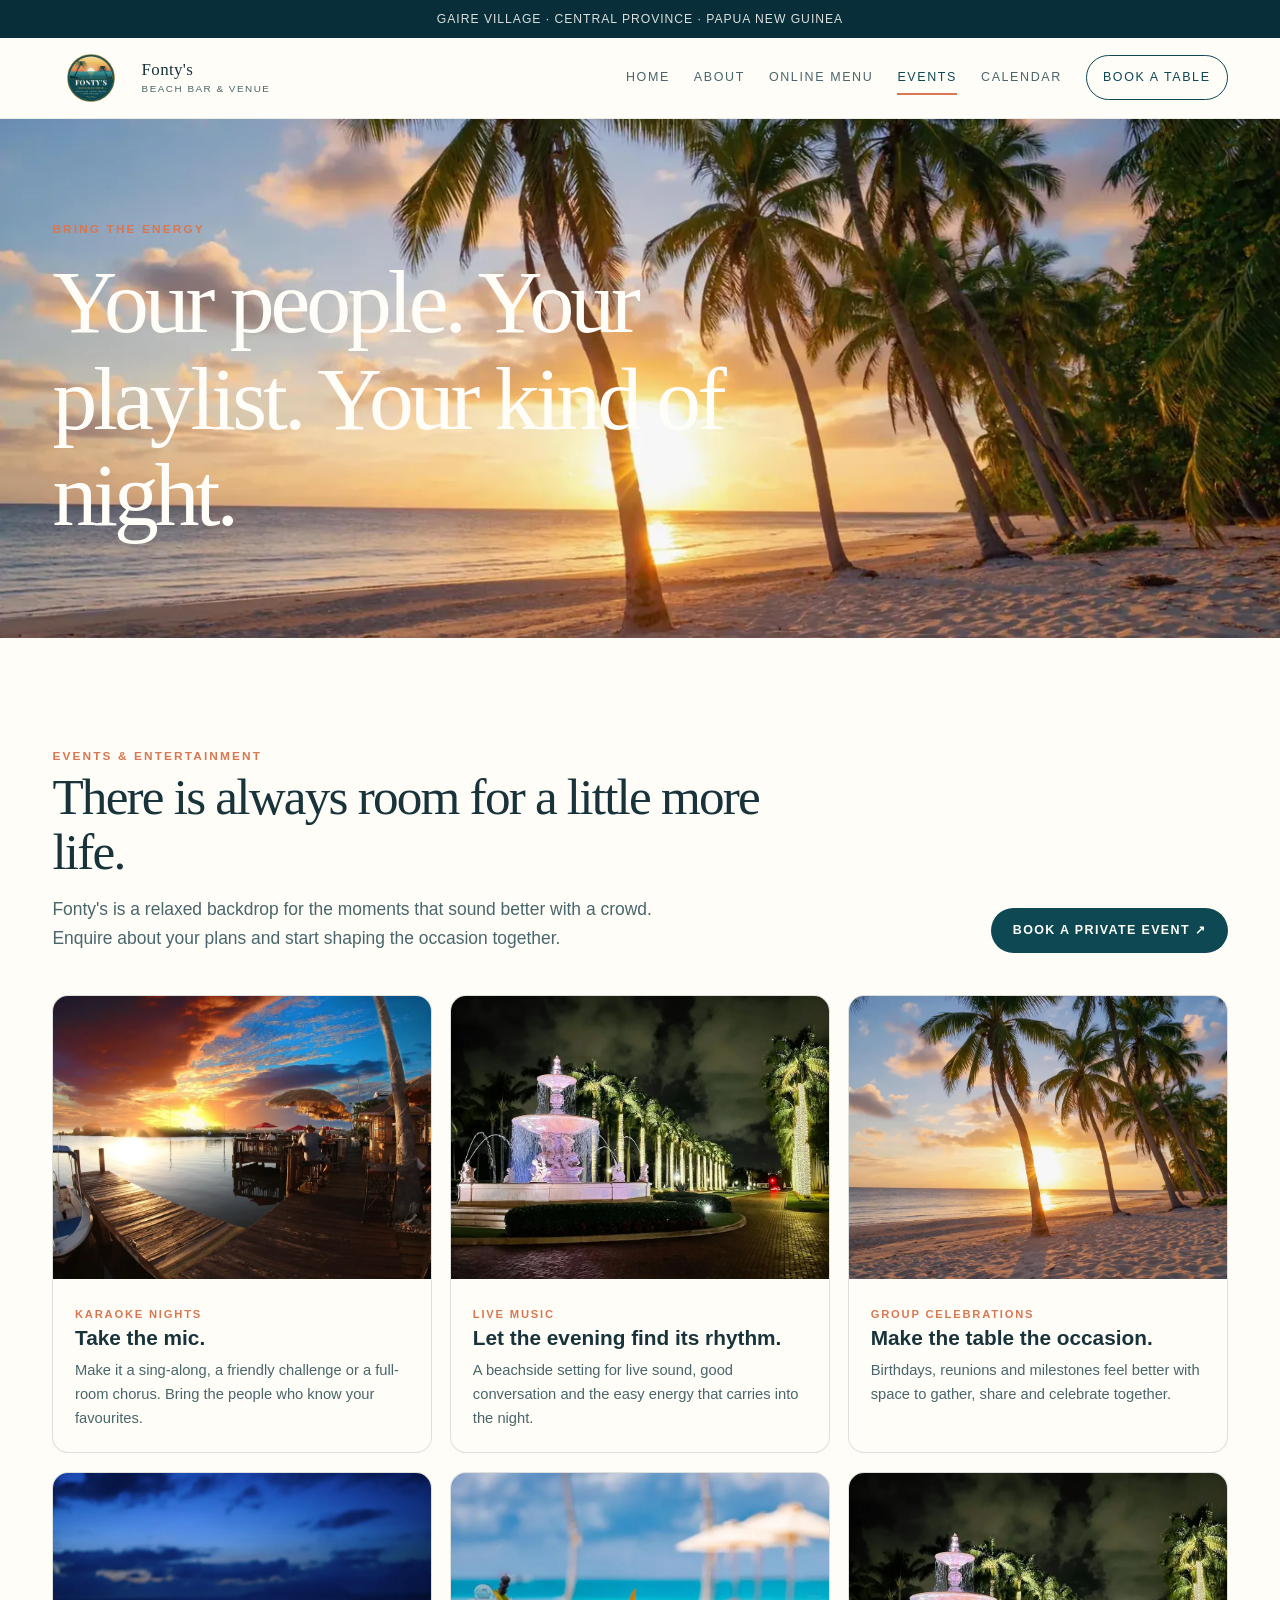
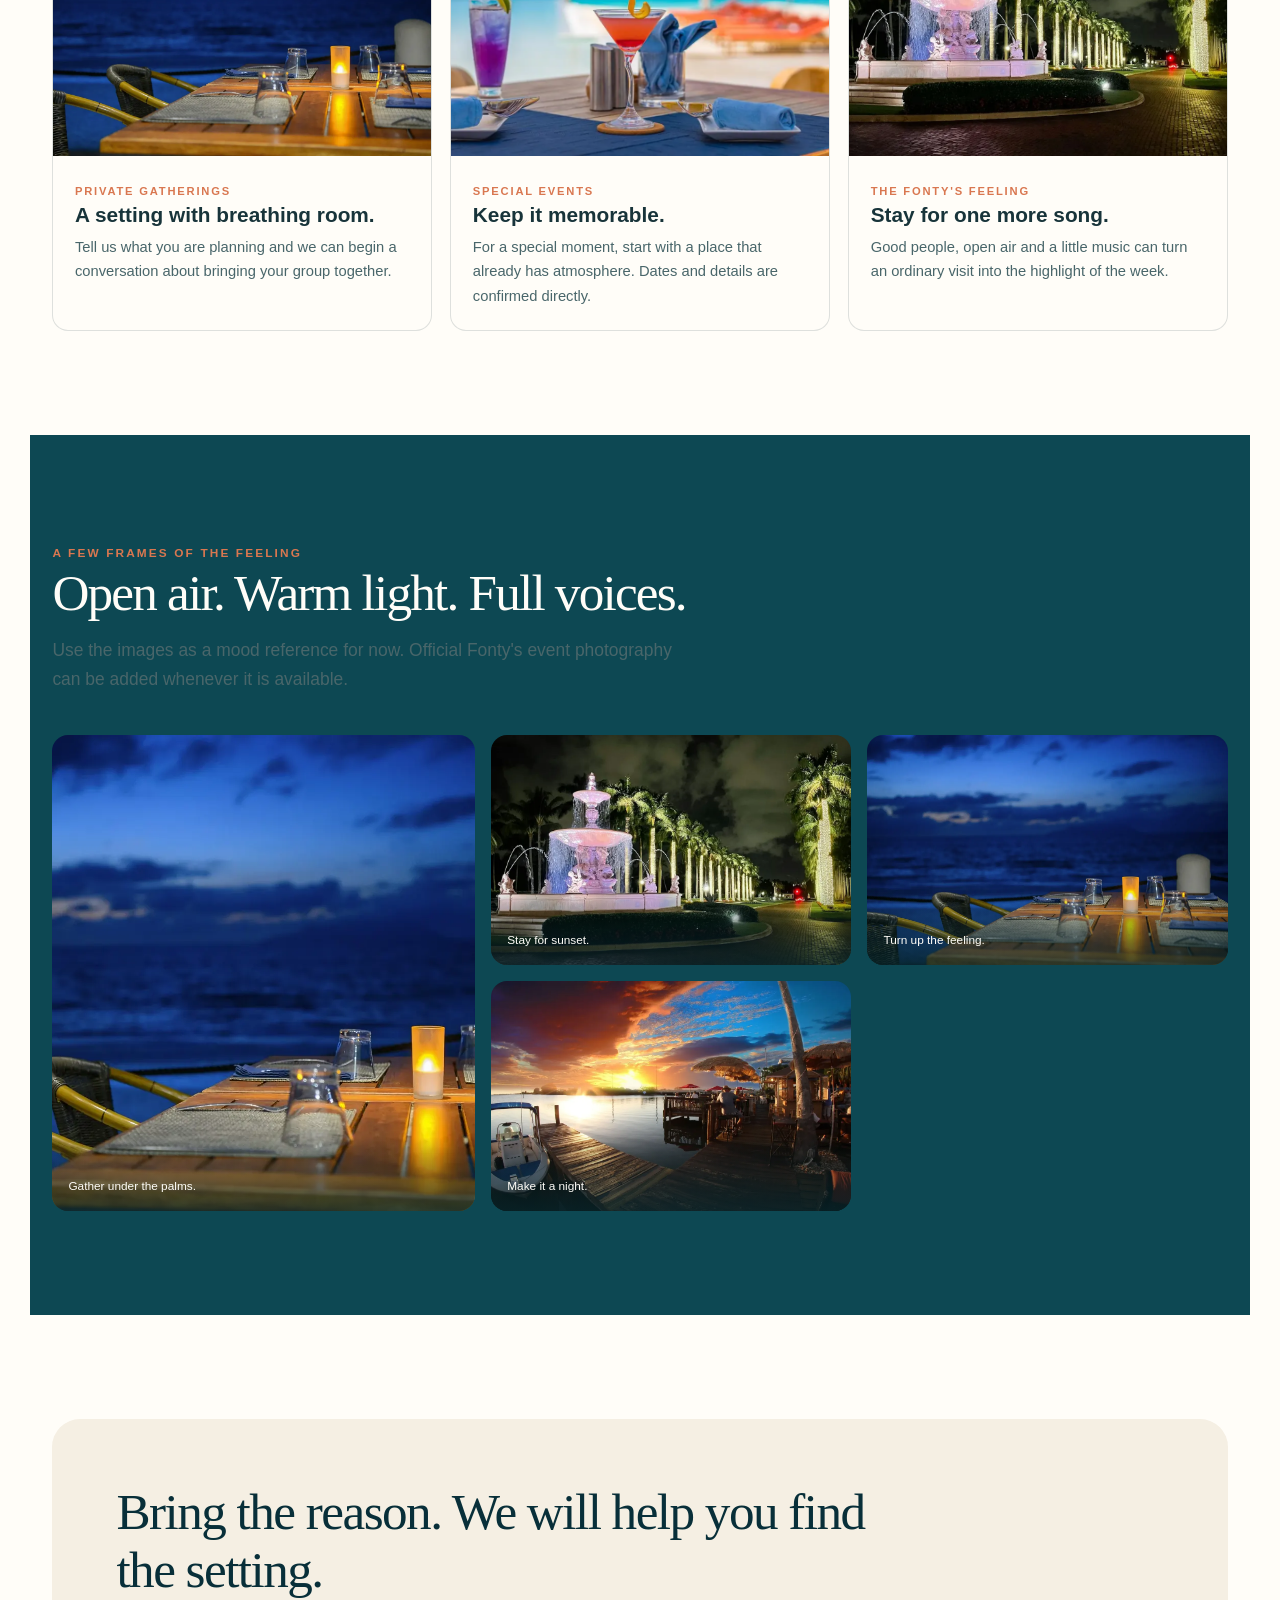
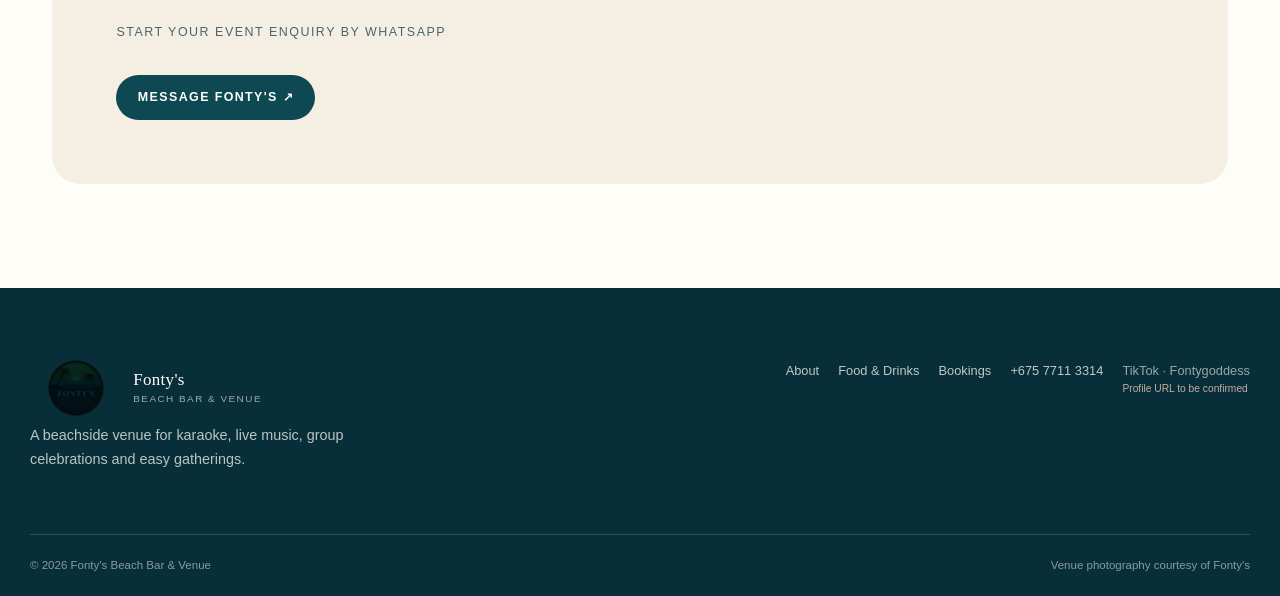
<file: events.html>
<!doctype html>
<html lang="en">
<head>
  <meta charset="utf-8">
  <meta name="viewport" content="width=device-width, initial-scale=1">
  <link rel="icon" href="favicon.ico" sizes="any">
  <link rel="icon" type="image/png" sizes="32x32" href="assets/favicon-32x32.png">
  <link rel="apple-touch-icon" sizes="180x180" href="assets/apple-touch-icon.png">
  <title>Events & Entertainment | Fonty's Beach Bar & Venue</title>
  <meta name="description" content="Plan karaoke nights, live music moments, group celebrations, private gatherings and special events at Fonty's Beach Bar & Venue in Gaire Village.">
  <link rel="stylesheet" href="style.css">
</head>
<body data-page="events">
  <div class="site-banner">Gaire Village · Central Province · Papua New Guinea</div>
  <header class="site-header"><nav class="nav-wrap" aria-label="Primary navigation"><a class="brand" href="index.html" aria-label="Fonty's Beach Bar & Venue home"><img class="brand-logo" src="assets/fontys-logo.webp" alt="Fonty's Beach Bar & Venue logo"><span class="brand-copy"><span class="brand-name">Fonty's</span><span class="brand-kicker">Beach Bar & Venue</span></span></a><button class="nav-toggle" type="button" aria-expanded="false" aria-label="Open navigation">☰</button><div class="nav-links"><a href="index.html" data-nav="home">Home</a><a href="about.html" data-nav="about">About</a><a href="online-menu.html" data-nav="online-menu">Online menu</a><a href="events.html" data-nav="events">Events</a><a href="calendar.html" data-nav="calendar">Calendar</a><a class="nav-cta" href="contact.html" data-nav="contact">Book a table</a></div></nav></header>
  <main>
    <section class="page-hero"><img src="assets/venue/beach-view-3.webp" alt="Tropical beach with palm trees at golden sunset" fetchpriority="high"><div class="page-hero-content"><span class="eyebrow">Bring the energy</span><h1>Your people. Your playlist. Your kind of night.</h1></div></section>
    <section class="section-shell"><div class="section-heading"><div><span class="eyebrow">Events & entertainment</span><h2>There is always room for a little more life.</h2><p class="lede">Fonty's is a relaxed backdrop for the moments that sound better with a crowd. Enquire about your plans and start shaping the occasion together.</p></div><a class="button button--ocean" href="contact.html#reserve">Book a private event ↗</a></div><div class="card-grid"><article class="card"><div class="card-image"><img src="assets/venue/bar-view.webp" alt="Waterfront beach bar with ocean-facing tables at sunset" loading="lazy" decoding="async"></div><div class="card-body"><span class="category-tag">Karaoke nights</span><h3>Take the mic.</h3><p>Make it a sing-along, a friendly challenge or a full-room chorus. Bring the people who know your favourites.</p></div></article><article class="card"><div class="card-image"><img src="assets/venue/beach-view-4.webp" alt="Palm tree illuminated at night near a tropical venue" loading="lazy" decoding="async"></div><div class="card-body"><span class="category-tag">Live music</span><h3>Let the evening find its rhythm.</h3><p>A beachside setting for live sound, good conversation and the easy energy that carries into the night.</p></div></article><article class="card"><div class="card-image"><img src="assets/venue/beach-view-1.webp" alt="Tropical beach with palm trees at golden sunset" loading="lazy" decoding="async"></div><div class="card-body"><span class="category-tag">Group celebrations</span><h3>Make the table the occasion.</h3><p>Birthdays, reunions and milestones feel better with space to gather, share and celebrate together.</p></div></article><article class="card"><div class="card-image"><img src="assets/venue/beach-view-5.webp" alt="Outdoor dining table overlooking the ocean" loading="lazy" decoding="async"></div><div class="card-body"><span class="category-tag">Private gatherings</span><h3>A setting with breathing room.</h3><p>Tell us what you are planning and we can begin a conversation about bringing your group together.</p></div></article><article class="card"><div class="card-image"><img src="assets/venue/bar-view-3.webp" alt="Open-air beach restaurant with palm trees and ocean view" loading="lazy" decoding="async"></div><div class="card-body"><span class="category-tag">Special events</span><h3>Keep it memorable.</h3><p>For a special moment, start with a place that already has atmosphere. Dates and details are confirmed directly.</p></div></article><article class="card"><div class="card-image"><img src="assets/venue/beach-view-4.webp" alt="Palm tree illuminated at night near a tropical venue" loading="lazy" decoding="async"></div><div class="card-body"><span class="category-tag">The Fonty's feeling</span><h3>Stay for one more song.</h3><p>Good people, open air and a little music can turn an ordinary visit into the highlight of the week.</p></div></article></div></section>
    <section class="section-shell section-shell--ocean"><div class="section-heading"><div><span class="eyebrow">A few frames of the feeling</span><h2>Open air. Warm light. Full voices.</h2><p class="lede">Use the images as a mood reference for now. Official Fonty's event photography can be added whenever it is available.</p></div></div><div class="gallery-grid"><figure><img src="assets/venue/bar-view-2.webp" alt="Outdoor dining table overlooking the ocean" loading="lazy" decoding="async"><figcaption>Gather under the palms.</figcaption></figure><figure><img src="assets/venue/beach-view-4.webp" alt="Palm tree illuminated at night near a tropical venue" loading="lazy" decoding="async"><figcaption>Stay for sunset.</figcaption></figure><figure><img src="assets/venue/beach-view-5.webp" alt="Outdoor dining table overlooking the ocean" loading="lazy" decoding="async"><figcaption>Turn up the feeling.</figcaption></figure><figure><img src="assets/venue/bar-view.webp" alt="Waterfront beach bar with ocean-facing tables at sunset" loading="lazy" decoding="async"><figcaption>Make it a night.</figcaption></figure></div></section>
    <section class="section-shell"><div class="quote-block"><blockquote>Bring the reason. We will help you find the setting.</blockquote><cite>Start your event enquiry by WhatsApp</cite><div class="hero-actions"><a class="button button--ocean" href="https://wa.me/67577113314?text=Hello%20Fonty%27s%2C%20I%27d%20like%20to%20talk%20about%20booking%20an%20event." target="_blank" rel="noopener">Message Fonty's ↗</a></div></div></section>
  </main>
  <footer class="footer"><div class="footer-inner"><div class="footer-top"><div><a class="brand" href="index.html"><img class="brand-logo" src="assets/fontys-logo.webp" alt="Fonty's Beach Bar & Venue logo"><span class="brand-copy"><span class="brand-name">Fonty's</span><span class="brand-kicker">Beach Bar & Venue</span></span></a><p class="footer-copy">A beachside venue for karaoke, live music, group celebrations and easy gatherings.</p></div><div class="footer-links"><a href="about.html">About</a><a href="menu.html">Food & Drinks</a><a href="contact.html">Bookings</a><a href="tel:+67577113314">+675 7711 3314</a><span class="social-link--muted">TikTok · Fontygoddess<small>Profile URL to be confirmed</small></span></div></div><div class="footer-bottom"><span>© <span data-year></span> Fonty's Beach Bar & Venue</span><span>Venue photography courtesy of Fonty's</span></div></div></footer>
  <script src="script.js" defer></script>
</body>
</html>
</file>
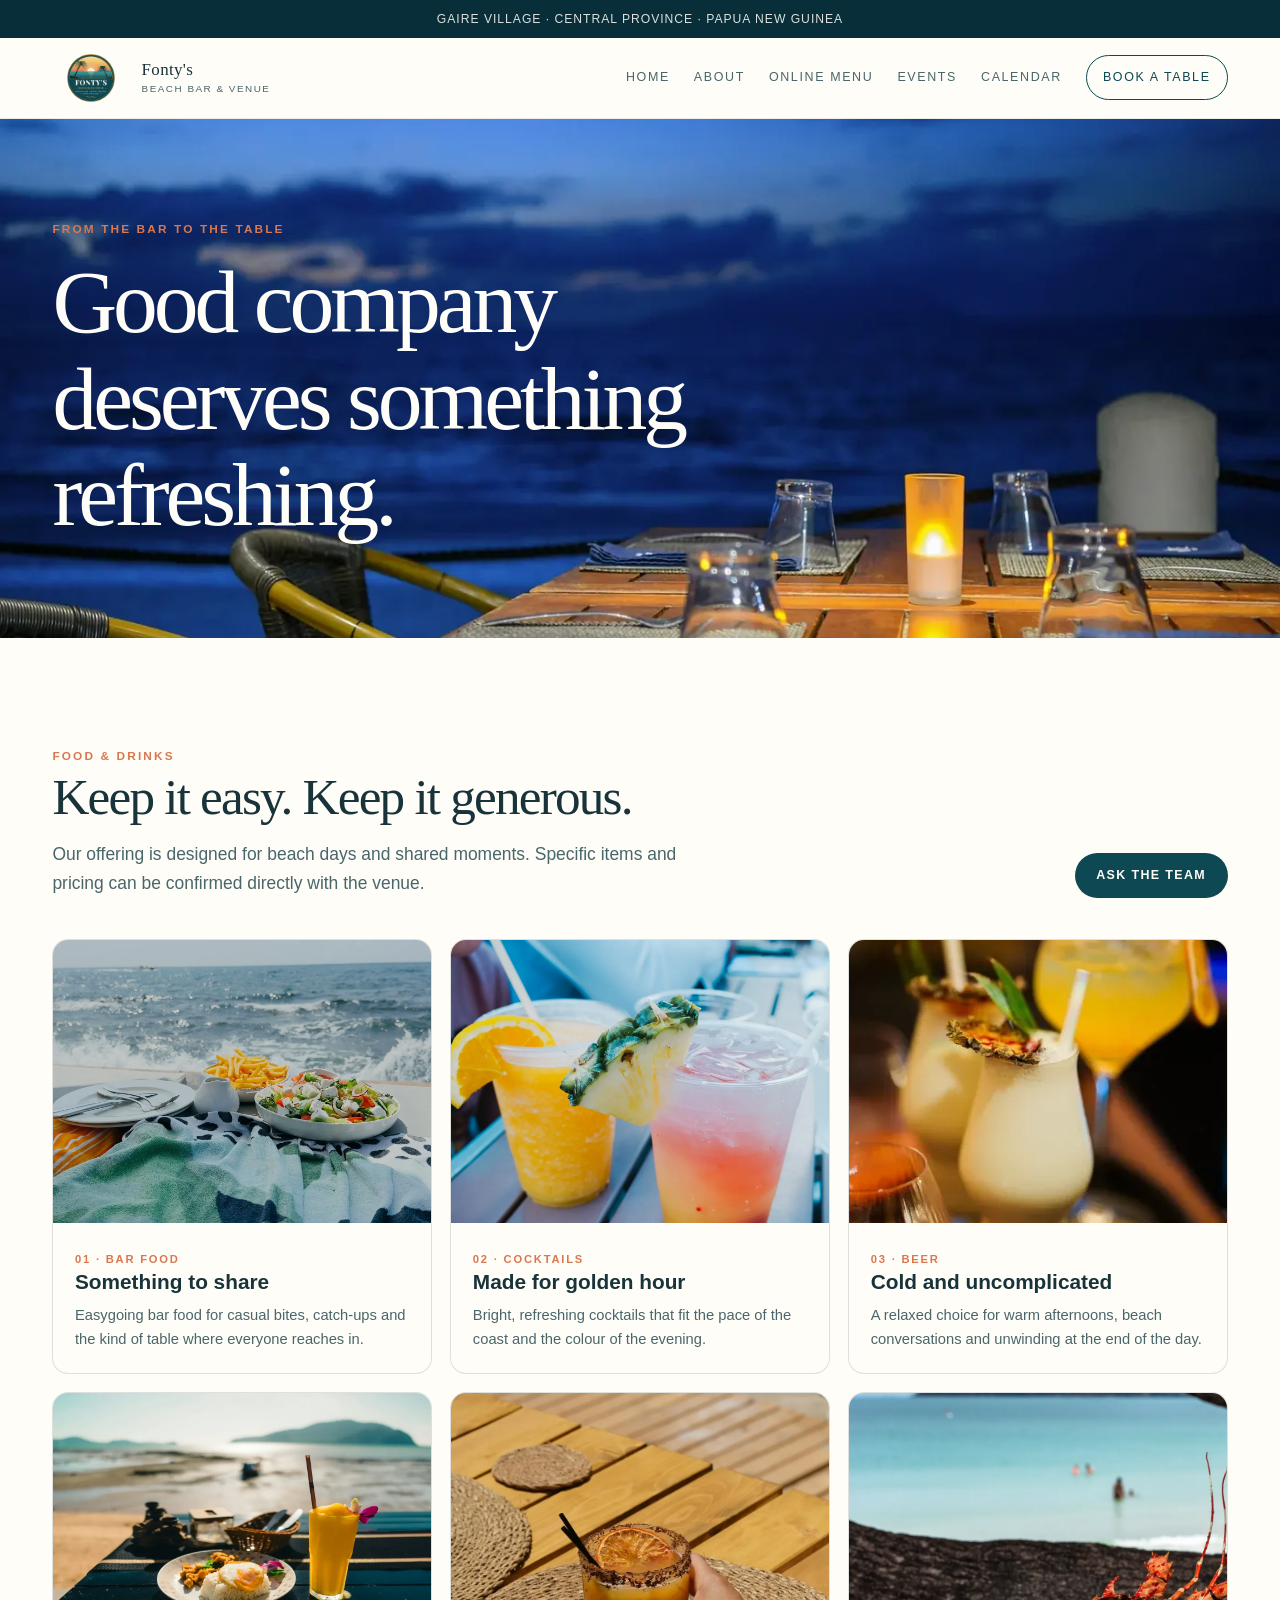
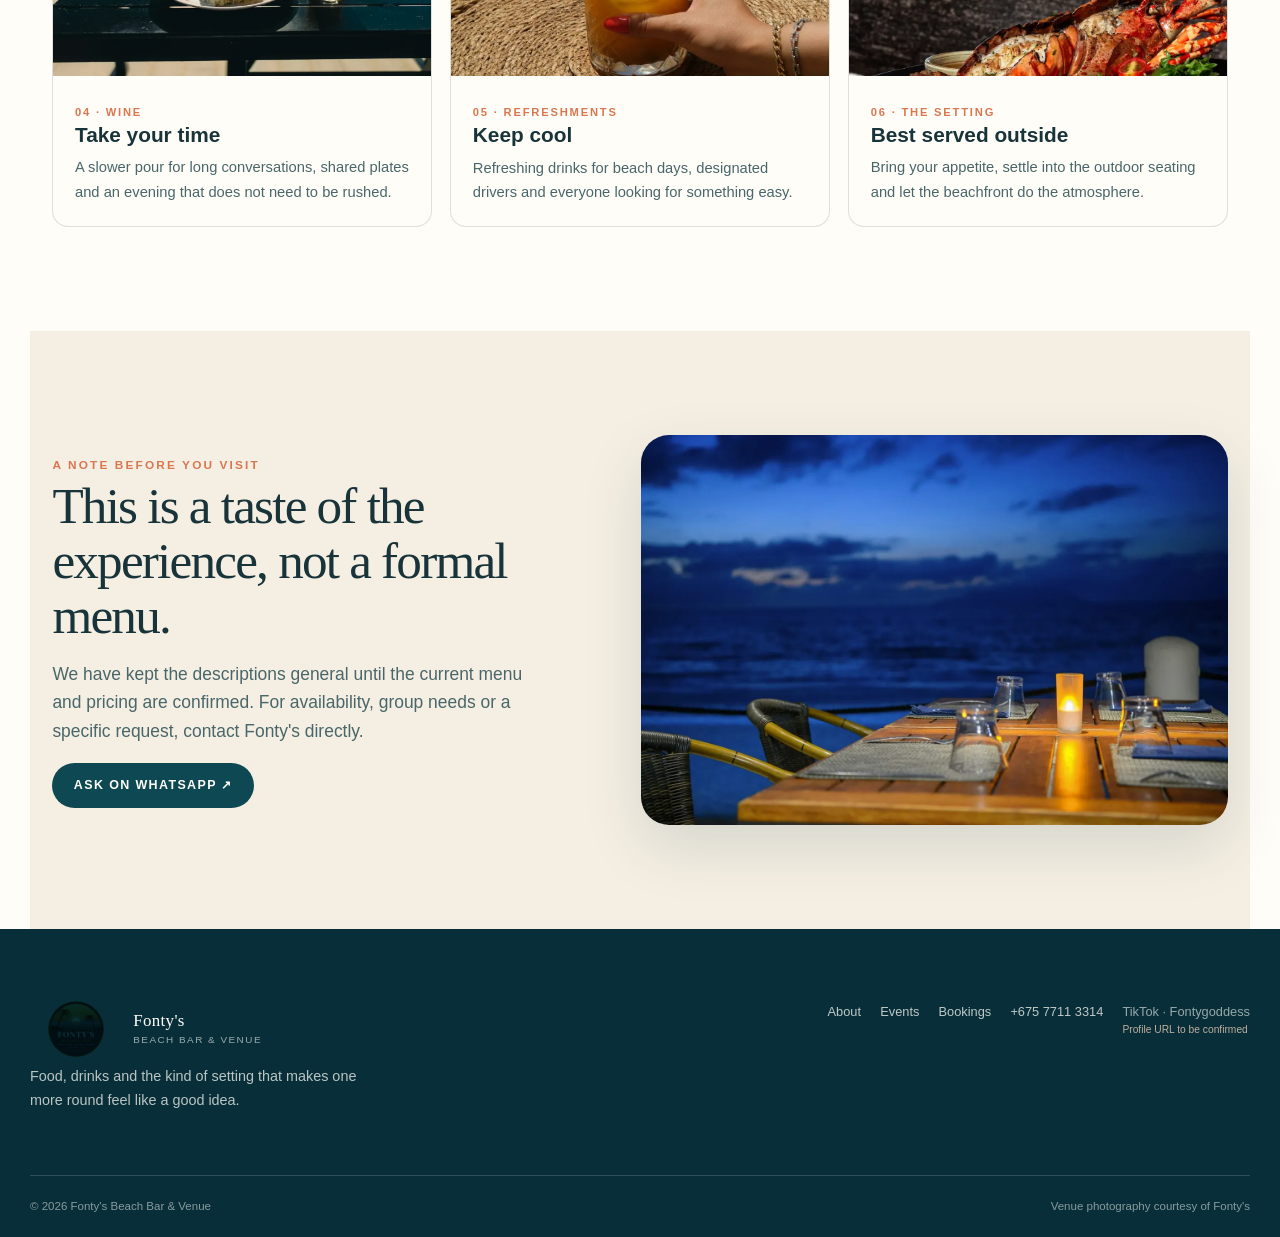
<file: menu.html>
<!doctype html>
<html lang="en">
<head>
  <meta charset="utf-8">
  <meta name="viewport" content="width=device-width, initial-scale=1">
  <link rel="icon" href="favicon.ico" sizes="any">
  <link rel="icon" type="image/png" sizes="32x32" href="assets/favicon-32x32.png">
  <link rel="apple-touch-icon" sizes="180x180" href="assets/apple-touch-icon.png">
  <title>Food & Drinks | Fonty's Beach Bar & Venue</title>
  <meta name="description" content="Explore the food and drinks experience at Fonty's Beach Bar & Venue, from bar food and cocktails to beer, wine and refreshing drinks by the beach.">
  <link rel="stylesheet" href="style.css">
</head>
<body data-page="menu">
  <div class="site-banner">Gaire Village · Central Province · Papua New Guinea</div>
  <header class="site-header"><nav class="nav-wrap" aria-label="Primary navigation"><a class="brand" href="index.html" aria-label="Fonty's Beach Bar & Venue home"><img class="brand-logo" src="assets/fontys-logo.webp" alt="Fonty's Beach Bar & Venue logo"><span class="brand-copy"><span class="brand-name">Fonty's</span><span class="brand-kicker">Beach Bar & Venue</span></span></a><button class="nav-toggle" type="button" aria-expanded="false" aria-label="Open navigation">☰</button><div class="nav-links"><a href="index.html" data-nav="home">Home</a><a href="about.html" data-nav="about">About</a><a href="online-menu.html" data-nav="online-menu">Online menu</a><a href="events.html" data-nav="events">Events</a><a href="calendar.html" data-nav="calendar">Calendar</a><a class="nav-cta" href="contact.html" data-nav="contact">Book a table</a></div></nav></header>
  <main>
    <section class="page-hero"><img src="assets/venue/bar-view-2.webp" alt="Outdoor dining table overlooking the ocean" fetchpriority="high"><div class="page-hero-content"><span class="eyebrow">From the bar to the table</span><h1>Good company deserves something refreshing.</h1></div></section>
    <section class="section-shell"><div class="section-heading"><div><span class="eyebrow">Food & drinks</span><h2>Keep it easy. Keep it generous.</h2><p class="lede">Our offering is designed for beach days and shared moments. Specific items and pricing can be confirmed directly with the venue.</p></div><a class="button button--ocean" href="contact.html">Ask the team</a></div><div class="card-grid"><article class="card"><div class="card-image"><img src="assets/venue/food-1.webp" alt="Seafood meal served beside a tropical beach" loading="lazy" decoding="async"></div><div class="card-body"><span class="category-tag">01 · Bar food</span><h3>Something to share</h3><p>Easygoing bar food for casual bites, catch-ups and the kind of table where everyone reaches in.</p></div></article><article class="card"><div class="card-image"><img src="assets/venue/drinks-1.webp" alt="Tropical drink beside a beach view" loading="lazy" decoding="async"></div><div class="card-body"><span class="category-tag">02 · Cocktails</span><h3>Made for golden hour</h3><p>Bright, refreshing cocktails that fit the pace of the coast and the colour of the evening.</p></div></article><article class="card"><div class="card-image"><img src="assets/venue/drinks-4.webp" alt="Fresh tropical cocktails served at a bar" loading="lazy" decoding="async"></div><div class="card-body"><span class="category-tag">03 · Beer</span><h3>Cold and uncomplicated</h3><p>A relaxed choice for warm afternoons, beach conversations and unwinding at the end of the day.</p></div></article><article class="card"><div class="card-image"><img src="assets/venue/drinks-5.webp" alt="Meal and drink beside the beach" loading="lazy" decoding="async"></div><div class="card-body"><span class="category-tag">04 · Wine</span><h3>Take your time</h3><p>A slower pour for long conversations, shared plates and an evening that does not need to be rushed.</p></div></article><article class="card"><div class="card-image"><img src="assets/venue/drinks-3.webp" alt="Tropical drinks in a beach setting" loading="lazy" decoding="async"></div><div class="card-body"><span class="category-tag">05 · Refreshments</span><h3>Keep cool</h3><p>Refreshing drinks for beach days, designated drivers and everyone looking for something easy.</p></div></article><article class="card"><div class="card-image"><img src="assets/venue/food-2.webp" alt="Food plate served at the beach" loading="lazy" decoding="async"></div><div class="card-body"><span class="category-tag">06 · The setting</span><h3>Best served outside</h3><p>Bring your appetite, settle into the outdoor seating and let the beachfront do the atmosphere.</p></div></article></div></section>
    <section class="section-shell section-shell--sand"><div class="split"><div><span class="eyebrow">A note before you visit</span><h2>This is a taste of the experience, not a formal menu.</h2><p class="lede">We have kept the descriptions general until the current menu and pricing are confirmed. For availability, group needs or a specific request, contact Fonty's directly.</p><a class="button button--ocean" href="https://wa.me/67577113314?text=Hello%20Fonty%27s%2C%20I%27d%20like%20to%20ask%20about%20your%20current%20food%20and%20drinks%20offering." target="_blank" rel="noopener">Ask on WhatsApp ↗</a></div><div class="image-frame"><img src="assets/venue/beach-view-5.webp" alt="Outdoor dining table overlooking the ocean" loading="lazy" decoding="async"></div></div></section>
  </main>
  <footer class="footer"><div class="footer-inner"><div class="footer-top"><div><a class="brand" href="index.html"><img class="brand-logo" src="assets/fontys-logo.webp" alt="Fonty's Beach Bar & Venue logo"><span class="brand-copy"><span class="brand-name">Fonty's</span><span class="brand-kicker">Beach Bar & Venue</span></span></a><p class="footer-copy">Food, drinks and the kind of setting that makes one more round feel like a good idea.</p></div><div class="footer-links"><a href="about.html">About</a><a href="events.html">Events</a><a href="contact.html">Bookings</a><a href="tel:+67577113314">+675 7711 3314</a><span class="social-link--muted">TikTok · Fontygoddess<small>Profile URL to be confirmed</small></span></div></div><div class="footer-bottom"><span>© <span data-year></span> Fonty's Beach Bar & Venue</span><span>Venue photography courtesy of Fonty's</span></div></div></footer>
  <script src="script.js" defer></script>
</body>
</html>
</file>
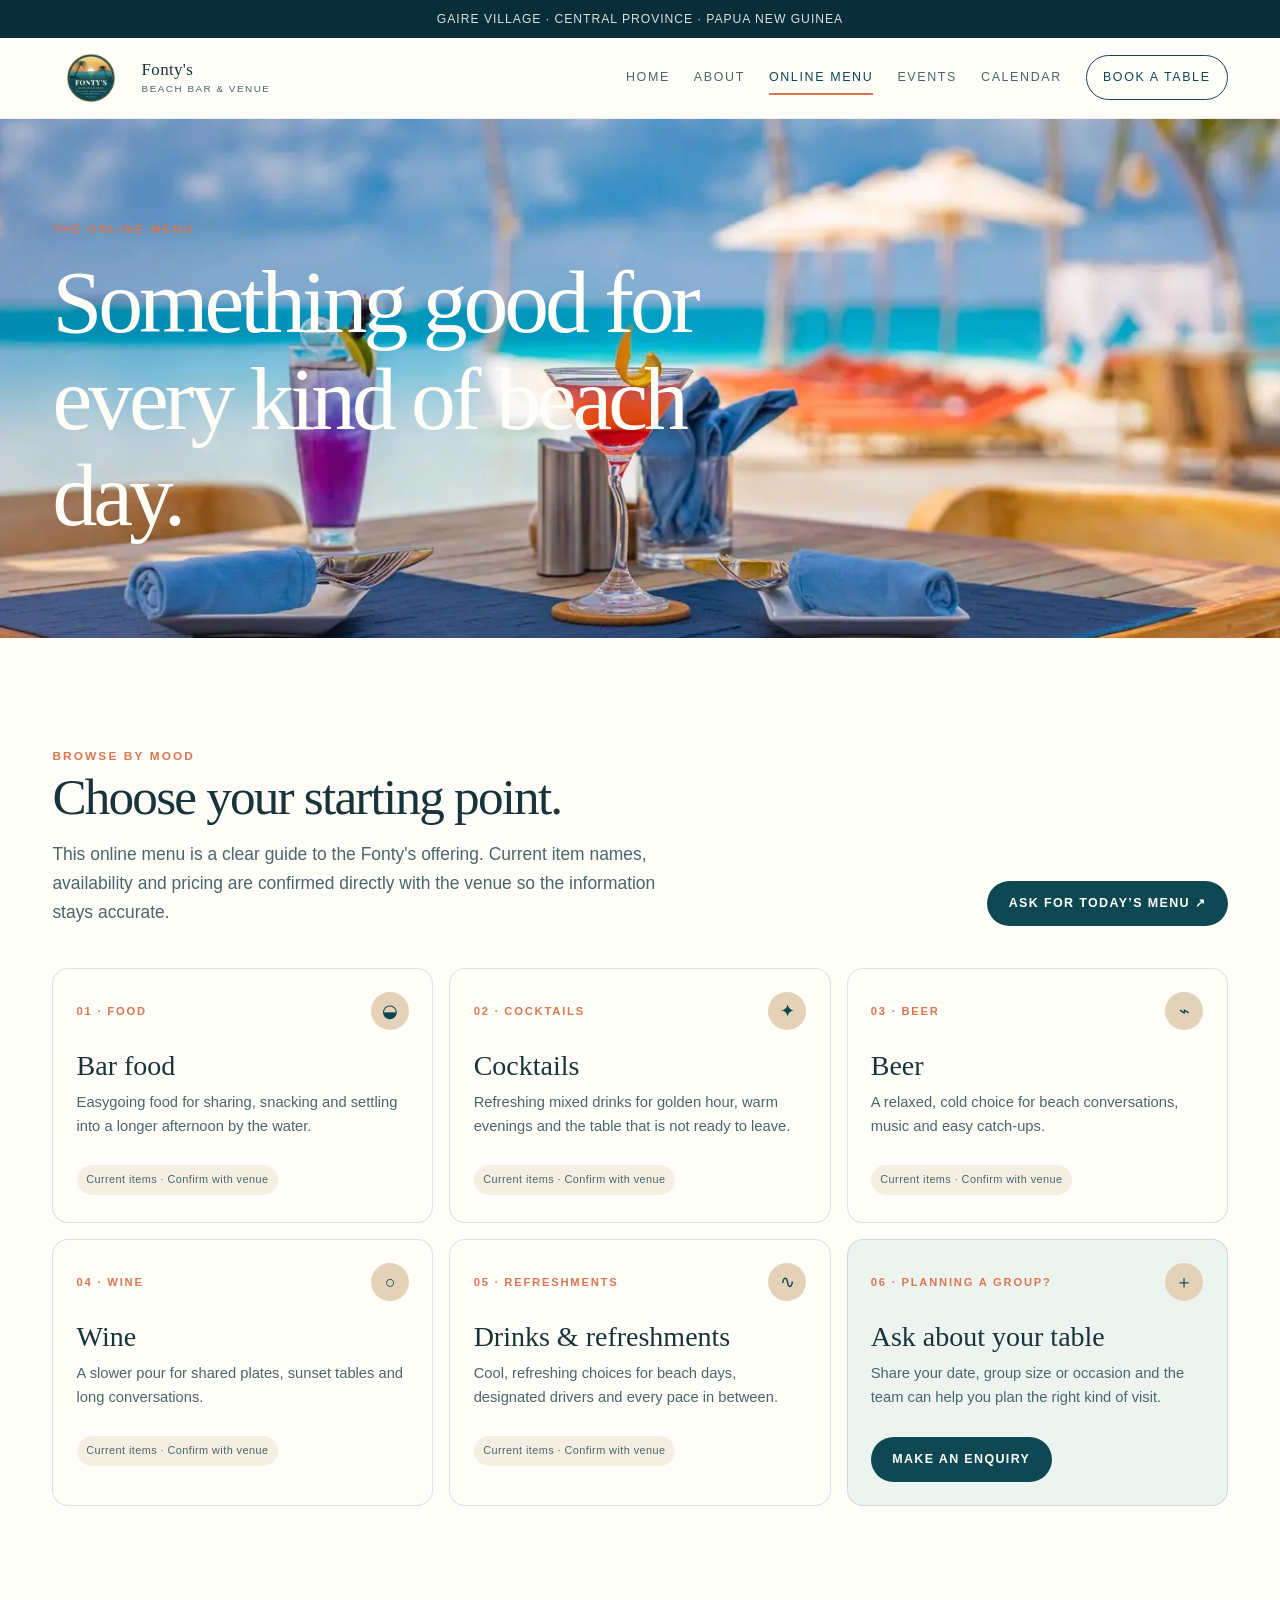
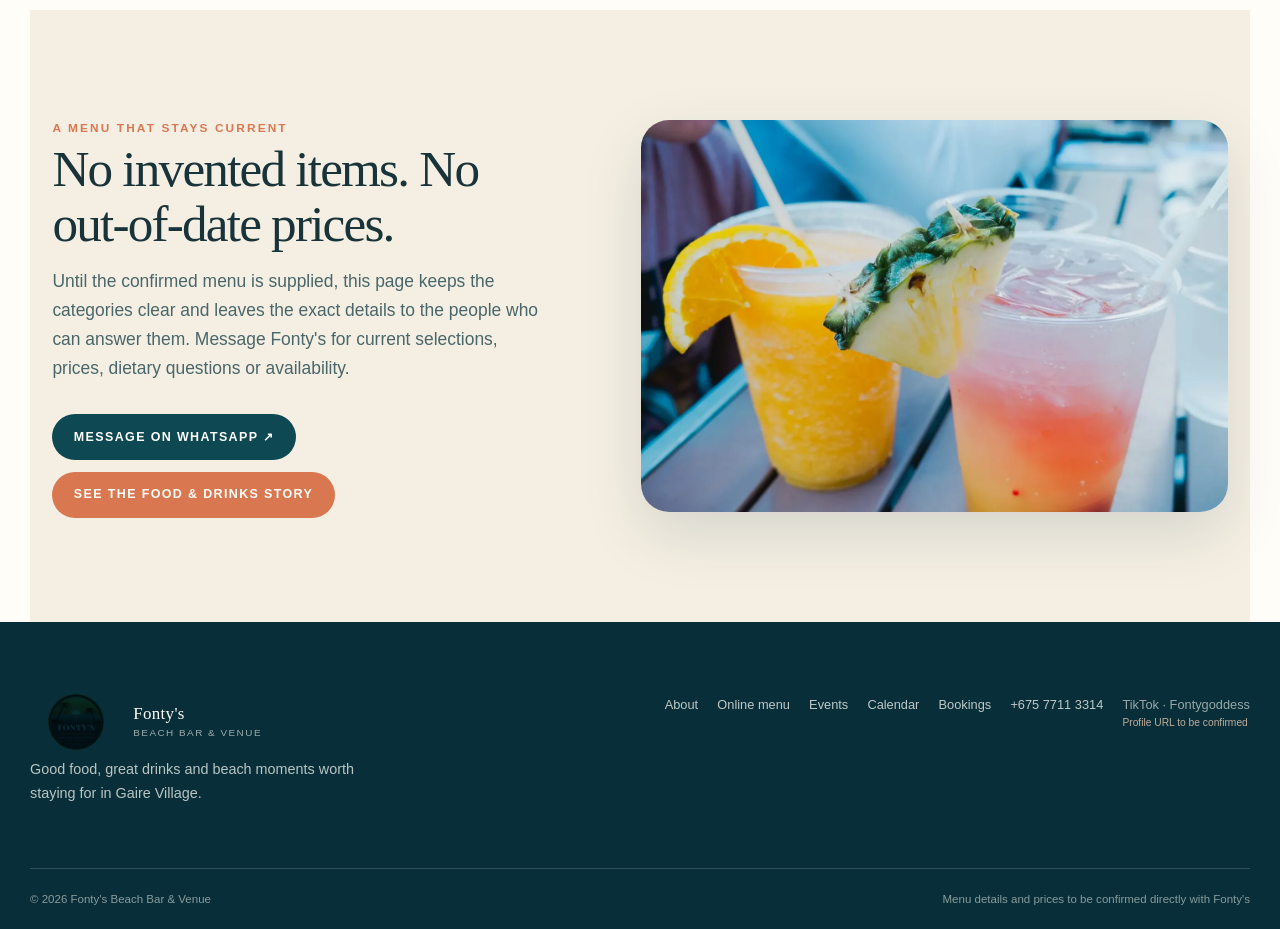
<file: online-menu.html>
<!doctype html>
<html lang="en">
<head>
  <meta charset="utf-8">
  <meta name="viewport" content="width=device-width, initial-scale=1">
  <link rel="icon" href="favicon.ico" sizes="any">
  <link rel="icon" type="image/png" sizes="32x32" href="assets/favicon-32x32.png">
  <link rel="apple-touch-icon" sizes="180x180" href="assets/apple-touch-icon.png">
  <title>Online Menu | Fonty's Beach Bar & Venue</title>
  <meta name="description" content="Browse the online menu categories at Fonty's Beach Bar & Venue, including bar food, cocktails, beer, wine and refreshments. Confirm current items and availability directly with the venue.">
  <link rel="stylesheet" href="style.css">
</head>
<body data-page="online-menu">
  <div class="site-banner">Gaire Village · Central Province · Papua New Guinea</div>
  <header class="site-header"><nav class="nav-wrap" aria-label="Primary navigation"><a class="brand" href="index.html" aria-label="Fonty's Beach Bar & Venue home"><img class="brand-logo" src="assets/fontys-logo.webp" alt="Fonty's Beach Bar & Venue logo"><span class="brand-copy"><span class="brand-name">Fonty's</span><span class="brand-kicker">Beach Bar & Venue</span></span></a><button class="nav-toggle" type="button" aria-expanded="false" aria-label="Open navigation">☰</button><div class="nav-links"><a href="index.html" data-nav="home">Home</a><a href="about.html" data-nav="about">About</a><a href="online-menu.html" data-nav="online-menu">Online menu</a><a href="events.html" data-nav="events">Events</a><a href="calendar.html" data-nav="calendar">Calendar</a><a class="nav-cta" href="contact.html" data-nav="contact">Book a table</a></div></nav></header>
  <main>
    <section class="page-hero"><img src="assets/venue/bar-view-3.webp" alt="Open-air beach restaurant with palm trees and ocean view" fetchpriority="high"><div class="page-hero-content"><span class="eyebrow">The online menu</span><h1>Something good for every kind of beach day.</h1></div></section>
    <section class="section-shell"><div class="section-heading"><div><span class="eyebrow">Browse by mood</span><h2>Choose your starting point.</h2><p class="lede">This online menu is a clear guide to the Fonty's offering. Current item names, availability and pricing are confirmed directly with the venue so the information stays accurate.</p></div><a class="button button--ocean" href="https://wa.me/67577113314?text=Hello%20Fonty%27s%2C%20could%20you%20please%20share%20today%27s%20menu%20and%20availability%3F" target="_blank" rel="noopener">Ask for today’s menu ↗</a></div><div class="menu-board"><article class="menu-category"><div class="menu-category__top"><span class="category-tag">01 · Food</span><span class="menu-symbol" aria-hidden="true">◒</span></div><h3>Bar food</h3><p>Easygoing food for sharing, snacking and settling into a longer afternoon by the water.</p><div class="menu-status">Current items · Confirm with venue</div></article><article class="menu-category"><div class="menu-category__top"><span class="category-tag">02 · Cocktails</span><span class="menu-symbol" aria-hidden="true">✦</span></div><h3>Cocktails</h3><p>Refreshing mixed drinks for golden hour, warm evenings and the table that is not ready to leave.</p><div class="menu-status">Current items · Confirm with venue</div></article><article class="menu-category"><div class="menu-category__top"><span class="category-tag">03 · Beer</span><span class="menu-symbol" aria-hidden="true">⌁</span></div><h3>Beer</h3><p>A relaxed, cold choice for beach conversations, music and easy catch-ups.</p><div class="menu-status">Current items · Confirm with venue</div></article><article class="menu-category"><div class="menu-category__top"><span class="category-tag">04 · Wine</span><span class="menu-symbol" aria-hidden="true">○</span></div><h3>Wine</h3><p>A slower pour for shared plates, sunset tables and long conversations.</p><div class="menu-status">Current items · Confirm with venue</div></article><article class="menu-category"><div class="menu-category__top"><span class="category-tag">05 · Refreshments</span><span class="menu-symbol" aria-hidden="true">∿</span></div><h3>Drinks & refreshments</h3><p>Cool, refreshing choices for beach days, designated drivers and every pace in between.</p><div class="menu-status">Current items · Confirm with venue</div></article><article class="menu-category menu-category--accent"><div class="menu-category__top"><span class="category-tag">06 · Planning a group?</span><span class="menu-symbol" aria-hidden="true">＋</span></div><h3>Ask about your table</h3><p>Share your date, group size or occasion and the team can help you plan the right kind of visit.</p><a class="button button--ocean" href="contact.html#reserve">Make an enquiry</a></article></div></section>
    <section class="section-shell section-shell--sand"><div class="split"><div><span class="eyebrow">A menu that stays current</span><h2>No invented items. No out-of-date prices.</h2><p class="lede">Until the confirmed menu is supplied, this page keeps the categories clear and leaves the exact details to the people who can answer them. Message Fonty's for current selections, prices, dietary questions or availability.</p><div class="hero-actions"><a class="button button--ocean" href="https://wa.me/67577113314?text=Hello%20Fonty%27s%2C%20I%27d%20like%20to%20ask%20about%20your%20current%20menu." target="_blank" rel="noopener">Message on WhatsApp ↗</a><a class="button" href="menu.html">See the food & drinks story</a></div></div><div class="image-frame"><img src="assets/venue/drinks-1.webp" alt="Tropical drink beside a beach view" loading="lazy" decoding="async"></div></div></section>
  </main>
  <footer class="footer"><div class="footer-inner"><div class="footer-top"><div><a class="brand" href="index.html"><img class="brand-logo" src="assets/fontys-logo.webp" alt="Fonty's Beach Bar & Venue logo"><span class="brand-copy"><span class="brand-name">Fonty's</span><span class="brand-kicker">Beach Bar & Venue</span></span></a><p class="footer-copy">Good food, great drinks and beach moments worth staying for in Gaire Village.</p></div><div class="footer-links"><a href="about.html">About</a><a href="online-menu.html">Online menu</a><a href="events.html">Events</a><a href="calendar.html">Calendar</a><a href="contact.html">Bookings</a><a href="tel:+67577113314">+675 7711 3314</a><span class="social-link--muted">TikTok · Fontygoddess<small>Profile URL to be confirmed</small></span></div></div><div class="footer-bottom"><span>© <span data-year></span> Fonty's Beach Bar & Venue</span><span>Menu details and prices to be confirmed directly with Fonty's</span></div></div></footer>
  <script src="script.js" defer></script>
</body>
</html>
</file>
<file: style.css>
:root {
  --ink: #18343a;
  --ink-soft: #49666a;
  --ocean: #0d4853;
  --ocean-deep: #082f39;
  --foam: #edf4f0;
  --sand: #f5efe3;
  --sand-deep: #e3d2b8;
  --sunset: #d97750;
  --sunset-pale: #f3d1b9;
  --palm: #506d4d;
  --white: #fffdf8;
  --line: rgba(24, 52, 58, 0.14);
  --shadow: 0 22px 60px rgba(8, 47, 57, 0.13);
  --radius-lg: 28px;
  --radius-md: 16px;
  --radius-sm: 10px;
  --serif: Georgia, "Times New Roman", serif;
  --sans: "Helvetica Neue", Helvetica, Arial, sans-serif;
}

* { box-sizing: border-box; }
html { scroll-behavior: smooth; }
body {
  margin: 0;
  color: var(--ink);
  background: var(--white);
  font-family: var(--sans);
  font-size: 16px;
  line-height: 1.65;
  -webkit-font-smoothing: antialiased;
}
img { display: block; max-width: 100%; }
a { color: inherit; }
button, input, select, textarea { font: inherit; }
button { cursor: pointer; }
:focus-visible { outline: 3px solid var(--sunset); outline-offset: 4px; }

.site-banner {
  background: var(--ocean-deep);
  color: rgba(255, 253, 248, 0.86);
  font-size: 0.76rem;
  letter-spacing: 0.08em;
  text-align: center;
  text-transform: uppercase;
  padding: 0.55rem 1rem;
}
.site-header {
  position: sticky;
  top: 0;
  z-index: 20;
  background: rgba(255, 253, 248, 0.94);
  border-bottom: 1px solid rgba(24, 52, 58, 0.08);
  backdrop-filter: blur(18px);
}
.nav-wrap { max-width: 1220px; margin: 0 auto; padding: 1rem 1.4rem; display: flex; align-items: center; justify-content: space-between; gap: 2rem; }
.brand { display: inline-flex; align-items: center; gap: 0.7rem; text-decoration: none; min-width: max-content; }
.brand-mark { position: relative; width: 40px; height: 40px; border-radius: 50%; background: var(--ocean); overflow: hidden; display: grid; place-items: center; color: var(--sand); font-family: var(--serif); font-size: 1.35rem; font-weight: 700; }
.brand-mark::after { content: ""; position: absolute; width: 52px; height: 21px; left: -6px; bottom: -4px; border-radius: 50% 50% 0 0; background: var(--sunset); opacity: 0.85; }
.brand-mark span { position: relative; z-index: 1; transform: translateY(-3px); }
.brand-copy { display: grid; line-height: 1.05; }
.brand-name { font-family: var(--serif); font-size: 1.06rem; letter-spacing: 0.02em; }
.brand-kicker { color: var(--ink-soft); font-size: 0.62rem; letter-spacing: 0.15em; text-transform: uppercase; margin-top: 0.3rem; }
.nav-links { display: flex; align-items: center; gap: 1.5rem; }
.nav-links a { position: relative; color: var(--ink-soft); font-size: 0.78rem; letter-spacing: 0.13em; text-decoration: none; text-transform: uppercase; transition: color 180ms ease; }
.nav-links a::after { content: ""; position: absolute; bottom: -0.45rem; left: 0; width: 0; height: 2px; background: var(--sunset); transition: width 180ms ease; }
.nav-links a:hover, .nav-links a[aria-current="page"] { color: var(--ocean); }
.nav-links a:hover::after, .nav-links a[aria-current="page"]::after { width: 100%; }
.nav-cta { padding: 0.7rem 1rem; border: 1px solid var(--ocean); border-radius: 999px; color: var(--ocean) !important; }
.nav-cta::after { display: none; }
.nav-toggle { display: none; border: 0; background: transparent; color: var(--ocean); font-size: 1.55rem; padding: 0.25rem; }

.hero { position: relative; min-height: min(720px, 78vh); display: flex; align-items: flex-end; overflow: hidden; color: var(--white); background: var(--ocean-deep); }
.hero::before { content: ""; position: absolute; inset: 0; background: linear-gradient(90deg, rgba(7, 39, 46, 0.78) 0%, rgba(7, 39, 46, 0.38) 48%, rgba(7, 39, 46, 0.08) 100%), linear-gradient(0deg, rgba(7, 39, 46, 0.66), transparent 46%); z-index: 1; }
.hero-image { position: absolute; inset: 0; width: 100%; height: 100%; object-fit: cover; object-position: center 58%; }
.hero-content { position: relative; z-index: 2; width: min(1220px, 100%); margin: 0 auto; padding: 7rem 1.4rem 6.4rem; }
.hero-copy { max-width: 690px; }
.eyebrow { color: var(--sunset); font-size: 0.74rem; font-weight: 700; letter-spacing: 0.18em; text-transform: uppercase; }
.hero .eyebrow { color: var(--sunset-pale); }
h1, h2, h3, p { margin-top: 0; }
h1, h2, h3 { line-height: 1.08; }
h1, h2 { font-family: var(--serif); font-weight: 400; }
h1 { font-size: clamp(3.2rem, 7vw, 6.8rem); letter-spacing: -0.045em; margin: 0.8rem 0 1.2rem; }
h2 { font-size: clamp(2.35rem, 4vw, 4.5rem); letter-spacing: -0.035em; margin-bottom: 1rem; }
h3 { font-size: 1.3rem; margin-bottom: 0.55rem; }
.lede { color: var(--ink-soft); font-size: 1.09rem; max-width: 640px; }
.hero .lede { color: rgba(255, 253, 248, 0.86); }
.hero-actions { display: flex; flex-wrap: wrap; gap: 0.8rem; margin-top: 2rem; }
.button { display: inline-flex; align-items: center; justify-content: center; gap: 0.55rem; border: 1px solid transparent; border-radius: 999px; padding: 0.88rem 1.28rem; background: var(--sunset); color: var(--white); font-size: 0.78rem; font-weight: 700; letter-spacing: 0.11em; line-height: 1.2; text-decoration: none; text-transform: uppercase; transition: transform 180ms ease, background 180ms ease, color 180ms ease; }
.button:hover { transform: translateY(-2px); background: #c86742; }
.button--light { background: var(--white); color: var(--ocean); }
.button--light:hover { background: var(--sand); }
.button--outline { border-color: rgba(255, 253, 248, 0.55); background: transparent; color: var(--white); }
.button--outline:hover { border-color: var(--white); background: rgba(255, 255, 255, 0.12); }
.button--ocean { background: var(--ocean); }
.button--ocean:hover { background: var(--ocean-deep); }

.section-shell { width: min(1220px, 100%); margin: 0 auto; padding: 6.5rem 1.4rem; }
.section-shell--tight { padding-top: 4rem; padding-bottom: 4rem; }
.section-shell--sand { max-width: none; background: var(--sand); }
.section-shell--ocean { max-width: none; background: var(--ocean); color: var(--white); }
.section-shell--foam { max-width: none; background: var(--foam); }
.section-shell--sand > *, .section-shell--ocean > *, .section-shell--foam > * { width: min(1220px, 100%); margin-left: auto; margin-right: auto; }
.section-heading { display: flex; align-items: end; justify-content: space-between; gap: 2rem; margin-bottom: 2.6rem; }
.section-heading > div { max-width: 720px; }
.section-heading p { margin-bottom: 0; }
.section-heading .button { flex: none; }
.split { display: grid; grid-template-columns: 0.92fr 1.08fr; align-items: center; gap: clamp(2rem, 7vw, 7rem); }
.split--reverse { grid-template-columns: 1.08fr 0.92fr; }
.image-frame { position: relative; overflow: hidden; border-radius: var(--radius-lg); box-shadow: var(--shadow); }
.image-frame img { width: 100%; height: 100%; min-height: 390px; object-fit: cover; }
.image-frame--tall img { min-height: 600px; }
.image-note { position: absolute; right: 1rem; bottom: 1rem; max-width: 210px; padding: 0.85rem 1rem; border: 1px solid rgba(255,255,255,0.42); border-radius: var(--radius-sm); background: rgba(8,47,57,0.7); color: var(--white); font-size: 0.76rem; backdrop-filter: blur(12px); }
.mark-line { width: 74px; height: 3px; margin: 1.7rem 0; background: var(--sunset); }
.feature-grid { display: grid; grid-template-columns: repeat(4, 1fr); gap: 1rem; }
.feature-card { padding: 1.4rem; border: 1px solid var(--line); border-radius: var(--radius-md); background: rgba(255,255,255,0.62); transition: transform 180ms ease, box-shadow 180ms ease; }
.feature-card:hover { transform: translateY(-4px); box-shadow: 0 14px 32px rgba(8,47,57,0.09); }
.feature-icon { display: grid; place-items: center; width: 42px; height: 42px; margin-bottom: 1.1rem; border-radius: 50%; background: var(--sand-deep); color: var(--ocean); font-size: 1.1rem; }
.feature-card p { color: var(--ink-soft); font-size: 0.9rem; margin-bottom: 0; }
.card-grid { display: grid; grid-template-columns: repeat(3, 1fr); gap: 1.15rem; }
.card { overflow: hidden; border: 1px solid var(--line); border-radius: var(--radius-md); background: var(--white); }
.card-image { aspect-ratio: 4 / 3; overflow: hidden; }
.card-image img { width: 100%; height: 100%; object-fit: cover; transition: transform 500ms ease; }
.card:hover .card-image img { transform: scale(1.04); }
.card-body { padding: 1.35rem; }
.card-body p { color: var(--ink-soft); font-size: 0.92rem; margin-bottom: 0; }
.category-tag { color: var(--sunset); font-size: 0.7rem; font-weight: 700; letter-spacing: 0.16em; text-transform: uppercase; }

.page-hero { position: relative; display: flex; align-items: end; min-height: 460px; overflow: hidden; color: var(--white); background: var(--ocean-deep); }
.page-hero::before { content: ""; position: absolute; inset: 0; background: linear-gradient(0deg, rgba(7, 39, 46, 0.8), rgba(7, 39, 46, 0.08) 80%), linear-gradient(90deg, rgba(7,39,46,0.72), transparent 70%); }
.page-hero img { position: absolute; inset: 0; width: 100%; height: 100%; object-fit: cover; }
.page-hero-content { position: relative; z-index: 1; width: min(1220px, 100%); margin: 0 auto; padding: 6rem 1.4rem 4.7rem; }
.page-hero h1 { max-width: 760px; font-size: clamp(3.2rem, 7vw, 6rem); }

.event-band { display: grid; grid-template-columns: 0.8fr 1.2fr; gap: 2rem; align-items: center; }
.event-band__aside { padding: 1.7rem; border-left: 3px solid var(--sunset); }
.event-band__aside p { color: rgba(255,253,248,0.76); margin-bottom: 1.2rem; }
.event-band__aside h3 { font-family: var(--serif); font-size: 2rem; font-weight: 400; }
.event-list { display: grid; grid-template-columns: repeat(2, 1fr); gap: 1rem; }
.event-item { padding: 1.35rem; border-top: 1px solid rgba(255,255,255,0.22); }
.event-item span { color: var(--sunset-pale); font-size: 0.72rem; font-weight: 700; letter-spacing: 0.12em; text-transform: uppercase; }
.event-item p { color: rgba(255,253,248,0.76); font-size: 0.92rem; margin-bottom: 0; }

.gallery-grid { display: grid; grid-template-columns: 1.08fr 0.92fr 0.92fr; grid-template-rows: 230px 230px; gap: 1rem; }
.gallery-grid figure { position: relative; overflow: hidden; margin: 0; border-radius: var(--radius-md); background: var(--ocean-deep); }
.gallery-grid figure:first-child { grid-row: span 2; }
.gallery-grid img { width: 100%; height: 100%; object-fit: cover; transition: transform 500ms ease; }
.gallery-grid figure:hover img { transform: scale(1.04); }
.gallery-grid figcaption { position: absolute; right: 0; bottom: 0; left: 0; padding: 2.5rem 1rem 0.9rem; background: linear-gradient(transparent, rgba(7,39,46,0.75)); color: var(--white); font-size: 0.74rem; }

.quote-block { padding: clamp(2rem, 5vw, 4.8rem); border-radius: var(--radius-lg); background: var(--sand); }
.quote-block blockquote { max-width: 750px; margin: 0; color: var(--ocean-deep); font-family: var(--serif); font-size: clamp(2rem, 4vw, 4rem); letter-spacing: -0.03em; line-height: 1.12; }
.quote-block cite { display: block; margin-top: 1.5rem; color: var(--ink-soft); font-size: 0.78rem; font-style: normal; letter-spacing: 0.12em; text-transform: uppercase; }

.info-strip { display: grid; grid-template-columns: repeat(3, 1fr); gap: 1rem; padding: 1.2rem 0; border-top: 1px solid var(--line); border-bottom: 1px solid var(--line); }
.info-strip > div { padding-right: 1rem; border-right: 1px solid var(--line); }
.info-strip > div:last-child { border-right: 0; }
.info-strip strong { display: block; margin-bottom: 0.35rem; font-family: var(--serif); font-size: 1.35rem; font-weight: 400; }
.info-strip span { color: var(--ink-soft); font-size: 0.84rem; }

.hours-list { margin: 1.6rem 0 0; padding: 0; list-style: none; border-top: 1px solid var(--line); }
.hours-list li { display: flex; justify-content: space-between; gap: 1rem; padding: 0.85rem 0; border-bottom: 1px solid var(--line); font-size: 0.9rem; }
.hours-list span:last-child { color: var(--ink-soft); text-align: right; }
.contact-layout { display: grid; grid-template-columns: 0.8fr 1.2fr; gap: clamp(2rem, 6vw, 6rem); align-items: start; }
.contact-detail { display: grid; gap: 1.4rem; margin: 2rem 0; }
.contact-detail div { display: grid; gap: 0.15rem; }
.contact-detail strong { font-family: var(--serif); font-size: 1.35rem; font-weight: 400; }
.contact-detail span, .contact-detail a { color: var(--ink-soft); text-decoration: none; }
.contact-detail a:hover { color: var(--sunset); }
.map-frame { min-height: 440px; overflow: hidden; border-radius: var(--radius-lg); box-shadow: var(--shadow); background: var(--sand); }
.map-frame iframe { width: 100%; height: 100%; min-height: 440px; border: 0; }
.reservation-form { padding: clamp(1.4rem, 4vw, 2.4rem); border-radius: var(--radius-lg); background: var(--foam); }
.form-grid { display: grid; grid-template-columns: repeat(2, 1fr); gap: 1rem; }
.field { display: grid; gap: 0.4rem; }
.field--full { grid-column: 1 / -1; }
.field label { color: var(--ink-soft); font-size: 0.75rem; font-weight: 700; letter-spacing: 0.1em; text-transform: uppercase; }
.field input, .field select, .field textarea { width: 100%; border: 1px solid var(--line); border-radius: var(--radius-sm); padding: 0.8rem 0.9rem; background: var(--white); color: var(--ink); }
.field textarea { min-height: 130px; resize: vertical; }
.form-note { color: var(--ink-soft); font-size: 0.78rem; margin: 0.95rem 0 0; }
.form-status { display: none; margin: 1rem 0 0; padding: 0.75rem 0.9rem; border-radius: var(--radius-sm); background: var(--sunset-pale); color: var(--ocean-deep); font-size: 0.86rem; }
.form-status.is-visible { display: block; }

.footer { padding: 4.5rem 1.4rem 1.3rem; background: var(--ocean-deep); color: var(--white); }
.footer-inner { width: min(1220px, 100%); margin: 0 auto; }
.footer-top { display: flex; align-items: start; justify-content: space-between; gap: 2rem; padding-bottom: 3rem; }
.footer .brand-name { color: var(--white); }
.footer .brand-kicker { color: rgba(255,253,248,0.6); }
.footer-copy { max-width: 360px; color: rgba(255,253,248,0.72); font-size: 0.9rem; }
.footer-links { display: flex; flex-wrap: wrap; gap: 1.2rem; color: rgba(255,253,248,0.74); font-size: 0.8rem; }
.footer-links a { text-decoration: none; }
.footer-links a:hover { color: var(--sunset-pale); }
.footer-bottom { display: flex; justify-content: space-between; gap: 1rem; padding-top: 1.3rem; border-top: 1px solid rgba(255,255,255,0.16); color: rgba(255,253,248,0.52); font-size: 0.72rem; }
.social-link--muted { cursor: default; opacity: 0.78; }
.social-link--muted small { display: block; color: var(--sunset-pale); font-size: 0.64rem; letter-spacing: 0; text-transform: none; }

@media (max-width: 920px) {
  .nav-links { gap: 1rem; }
  .nav-links a { font-size: 0.7rem; }
  .feature-grid { grid-template-columns: repeat(2, 1fr); }
  .split, .split--reverse, .contact-layout { grid-template-columns: 1fr; gap: 2.5rem; }
  .split--reverse .image-frame { order: -1; }
  .image-frame--tall img { min-height: 440px; }
  .event-band { grid-template-columns: 1fr; }
}
@media (max-width: 700px) {
  .site-banner { font-size: 0.64rem; }
  .nav-wrap { padding: 0.8rem 1rem; }
  .nav-toggle { display: block; }
  .nav-links { position: absolute; top: 100%; right: 1rem; left: 1rem; display: none; padding: 0.7rem; border: 1px solid var(--line); border-radius: var(--radius-md); background: var(--white); box-shadow: var(--shadow); }
  .nav-links.is-open { display: grid; gap: 0.3rem; }
  .nav-links a { padding: 0.7rem; }
  .nav-links a::after { display: none; }
  .nav-cta { text-align: center; }
  .hero { min-height: 700px; }
  .hero-image { object-position: center 52%; }
  .hero-content { padding: 5rem 1rem 4.2rem; }
  h1 { font-size: clamp(3rem, 16vw, 5rem); }
  .section-shell { padding: 4.8rem 1rem; }
  .section-shell--tight { padding-top: 3.2rem; padding-bottom: 3.2rem; }
  .section-heading { display: block; margin-bottom: 2rem; }
  .section-heading .button { margin-top: 1rem; }
  .feature-grid, .card-grid, .event-list, .info-strip, .form-grid { grid-template-columns: 1fr; }
  .info-strip > div { padding-bottom: 1rem; border-right: 0; border-bottom: 1px solid var(--line); }
  .info-strip > div:last-child { padding-bottom: 0; border-bottom: 0; }
  .page-hero { min-height: 430px; }
  .page-hero-content { padding: 5rem 1rem 3.6rem; }
  .gallery-grid { grid-template-columns: 1fr 1fr; grid-template-rows: 240px 180px 180px; }
  .gallery-grid figure:first-child { grid-row: span 1; grid-column: 1 / -1; }
  .footer { padding: 3.7rem 1rem 1.2rem; }
  .footer-top, .footer-bottom { display: grid; }
  .footer-bottom { gap: 0.35rem; }
  .hours-list li { align-items: start; }
  .map-frame, .map-frame iframe { min-height: 340px; }
}
@media (prefers-reduced-motion: reduce) {
  *, *::before, *::after { scroll-behavior: auto !important; transition-duration: 0.01ms !important; animation-duration: 0.01ms !important; }
}

/* Online menu and events calendar */
.menu-board { display: grid; grid-template-columns: repeat(3, 1fr); gap: 1rem; }
.menu-category { min-height: 255px; padding: 1.45rem; border: 1px solid var(--line); border-radius: var(--radius-md); background: var(--white); }
.menu-category--accent { background: var(--foam); }
.menu-category__top { display: flex; align-items: center; justify-content: space-between; gap: 1rem; }
.menu-symbol { display: grid; place-items: center; width: 38px; height: 38px; border-radius: 50%; background: var(--sand-deep); color: var(--ocean); font-size: 1.1rem; }
.menu-category h3 { margin-top: 1.3rem; font-family: var(--serif); font-size: 1.75rem; font-weight: 400; }
.menu-category p { color: var(--ink-soft); font-size: 0.92rem; }
.menu-status { display: inline-flex; margin-top: 0.7rem; padding: 0.38rem 0.6rem; border-radius: 999px; background: var(--sand); color: var(--ink-soft); font-size: 0.68rem; letter-spacing: 0.04em; }
.menu-category .button { margin-top: 0.8rem; }
.calendar-layout { display: grid; grid-template-columns: 1.3fr 0.7fr; gap: 1.15rem; align-items: start; }
.calendar-card, .calendar-aside { padding: clamp(1.1rem, 3vw, 1.7rem); border: 1px solid var(--line); border-radius: var(--radius-lg); background: var(--white); }
.calendar-toolbar { display: grid; grid-template-columns: 44px 1fr 44px; align-items: center; gap: 0.8rem; margin-bottom: 1.4rem; }
.calendar-toolbar h3 { margin: 0; text-align: center; font-family: var(--serif); font-size: clamp(1.5rem, 3vw, 2.1rem); font-weight: 400; }
.calendar-nav { display: grid; place-items: center; width: 40px; height: 40px; border: 1px solid var(--line); border-radius: 50%; background: var(--foam); color: var(--ocean); font-size: 1.1rem; transition: background 180ms ease, transform 180ms ease; }
.calendar-nav:hover { background: var(--sand-deep); transform: translateY(-2px); }
.calendar-weekdays, .calendar-grid { display: grid; grid-template-columns: repeat(7, 1fr); gap: 0.35rem; }
.calendar-weekdays { margin-bottom: 0.35rem; color: var(--ink-soft); font-size: 0.68rem; font-weight: 700; letter-spacing: 0.09em; text-align: center; text-transform: uppercase; }
.calendar-day { position: relative; min-height: 76px; padding: 0.55rem; border: 1px solid rgba(24,52,58,0.08); border-radius: var(--radius-sm); background: var(--foam); color: var(--ink); text-align: left; }
.calendar-day--outside { opacity: 0.38; background: transparent; }
.calendar-day--today { border-color: var(--sunset); box-shadow: inset 0 0 0 1px var(--sunset); }
.calendar-day__number { display: block; font-size: 0.8rem; font-weight: 700; }
.calendar-day__event { display: block; margin-top: 0.4rem; color: var(--ocean); font-size: 0.68rem; line-height: 1.2; }
.calendar-aside { background: var(--sand); }
.calendar-aside h3 { margin: 0.7rem 0 1.4rem; font-family: var(--serif); font-size: 2rem; font-weight: 400; }
.calendar-list { display: grid; gap: 1.1rem; margin: 0 0 1.5rem; padding: 0; list-style: none; }
.calendar-list li { display: grid; grid-template-columns: 13px 1fr; gap: 0.75rem; align-items: start; }
.calendar-list strong { display: block; font-family: var(--serif); font-size: 1.15rem; font-weight: 400; }
.calendar-list p { margin: 0.2rem 0 0; color: var(--ink-soft); font-size: 0.82rem; line-height: 1.45; }
.calendar-dot { width: 10px; height: 10px; margin-top: 0.45rem; border-radius: 50%; background: var(--sunset); }
.calendar-dot--karaoke { background: var(--ocean); }
.calendar-dot--group { background: var(--palm); }
.calendar-empty { margin-bottom: 1.5rem; padding: 0.85rem; border-left: 3px solid var(--sunset); background: rgba(255,253,248,0.62); color: var(--ink-soft); font-size: 0.8rem; }

@media (max-width: 1020px) {
  .nav-links { gap: 0.8rem; }
  .nav-links a { font-size: 0.68rem; }
  .menu-board { grid-template-columns: repeat(2, 1fr); }
}
@media (max-width: 700px) {
  .menu-board, .calendar-layout { grid-template-columns: 1fr; }
  .calendar-day { min-height: 62px; padding: 0.4rem; }
  .calendar-day__event { display: none; }
  .calendar-weekdays { font-size: 0.58rem; }
}

/* Supplied Fonty's brand lockup */
.brand-logo { width: 78px; height: 48px; object-fit: contain; object-position: center; mix-blend-mode: multiply; }
.footer .brand-logo { width: 92px; height: 56px; }
@media (max-width: 700px) {
  .brand-logo { width: 68px; height: 42px; }
  .footer .brand-logo { width: 82px; height: 50px; }
}
</file>
